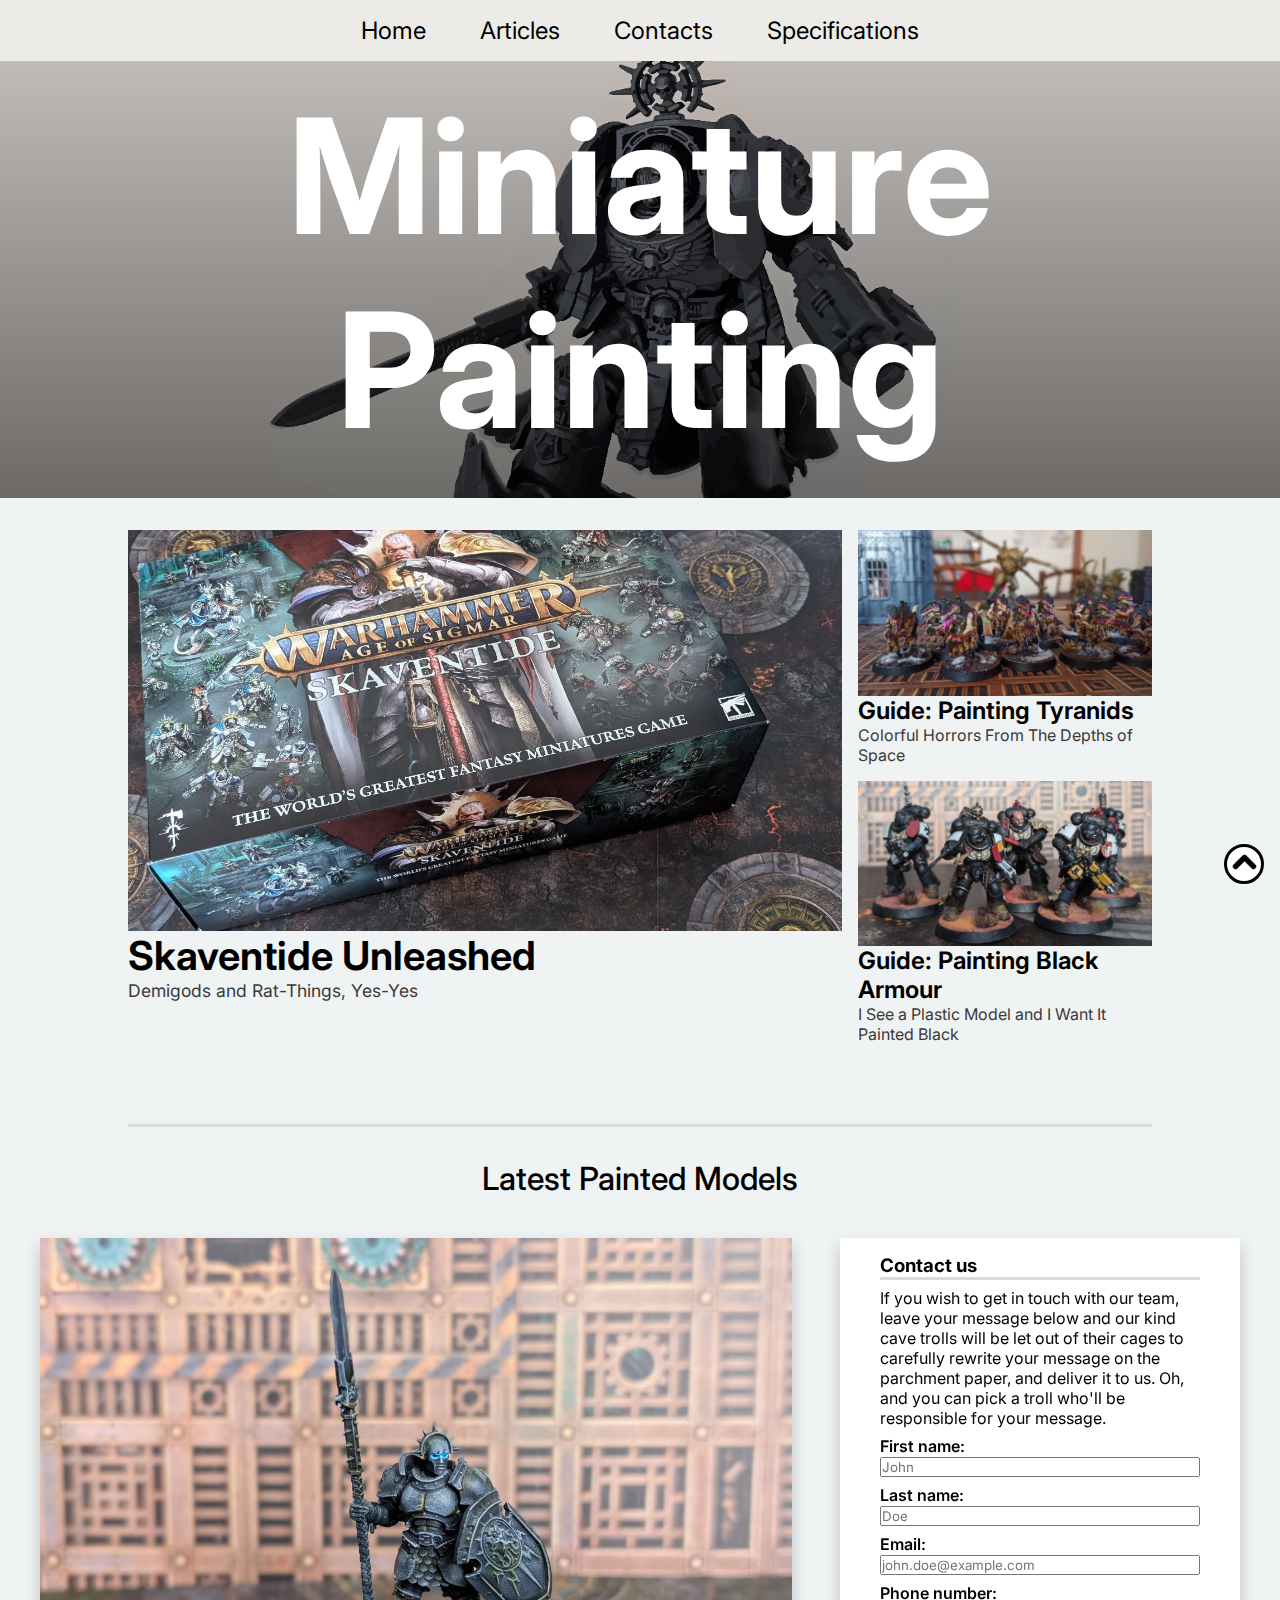
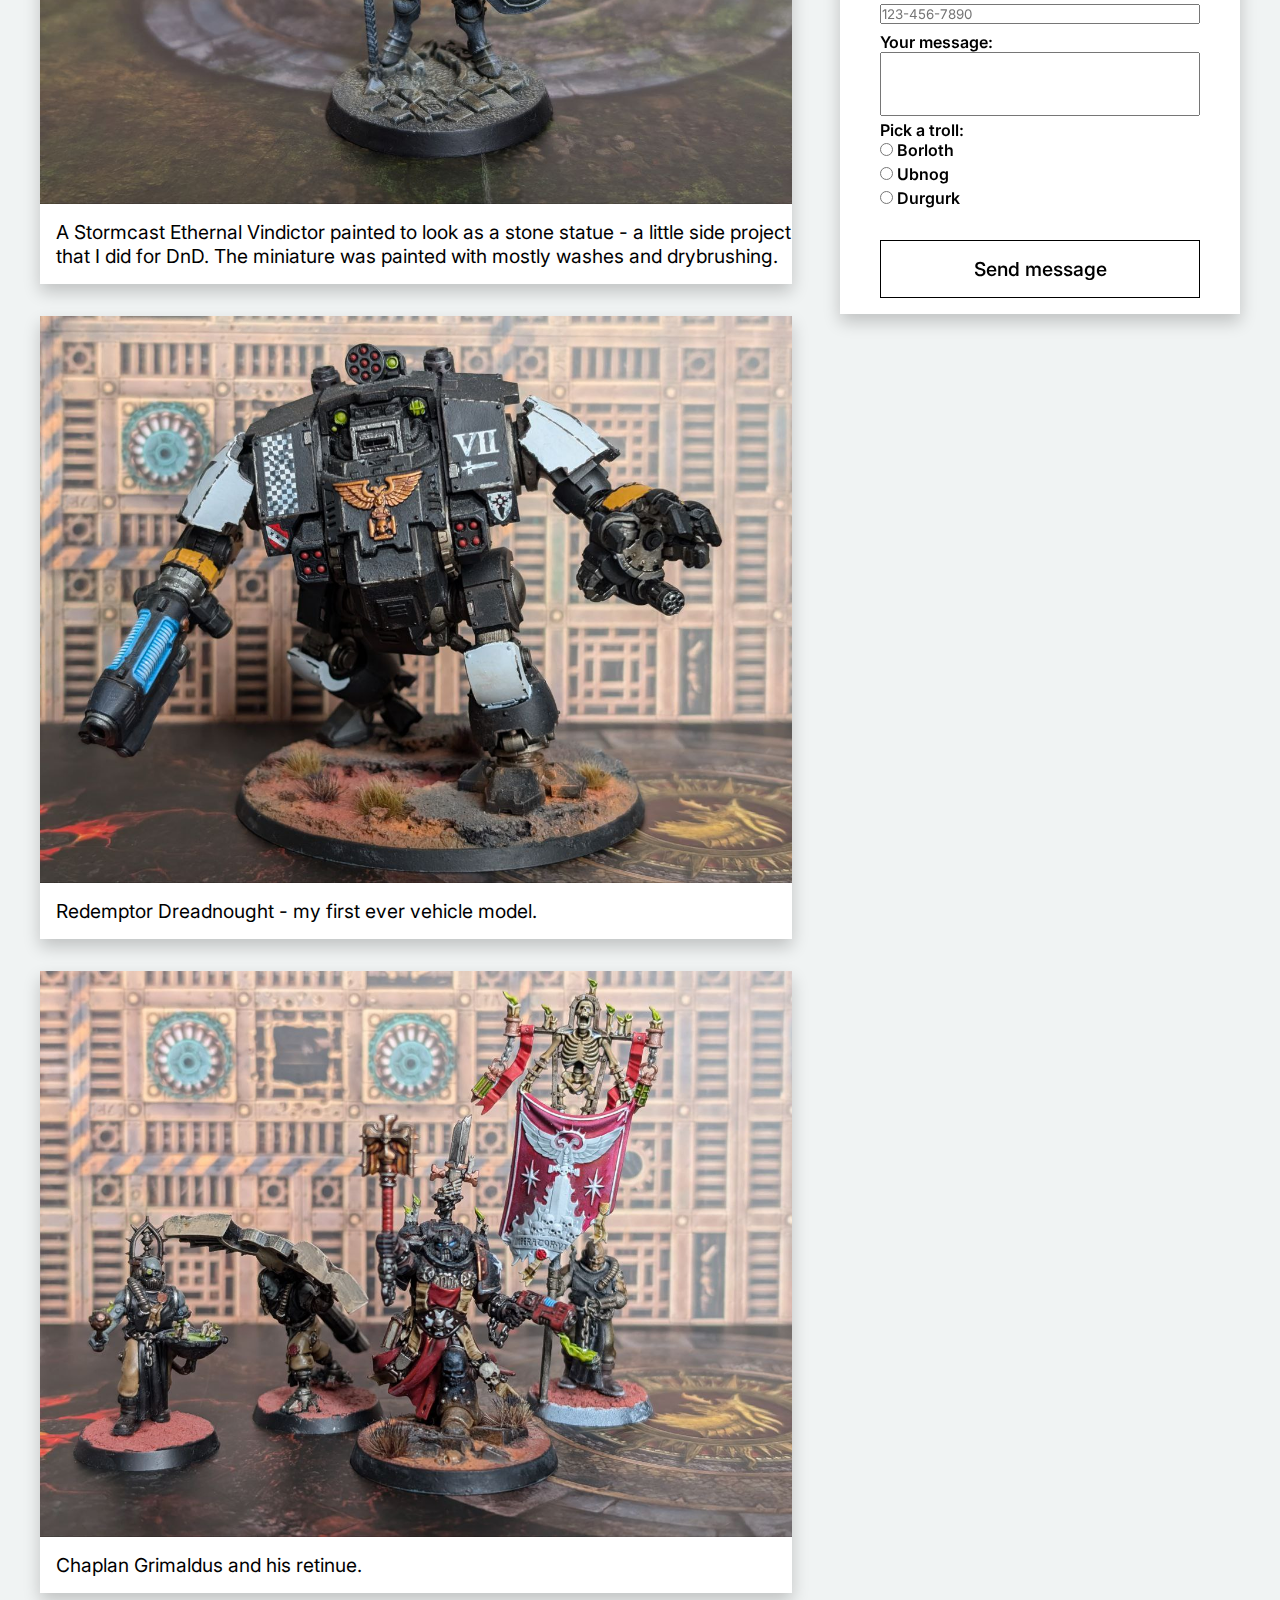
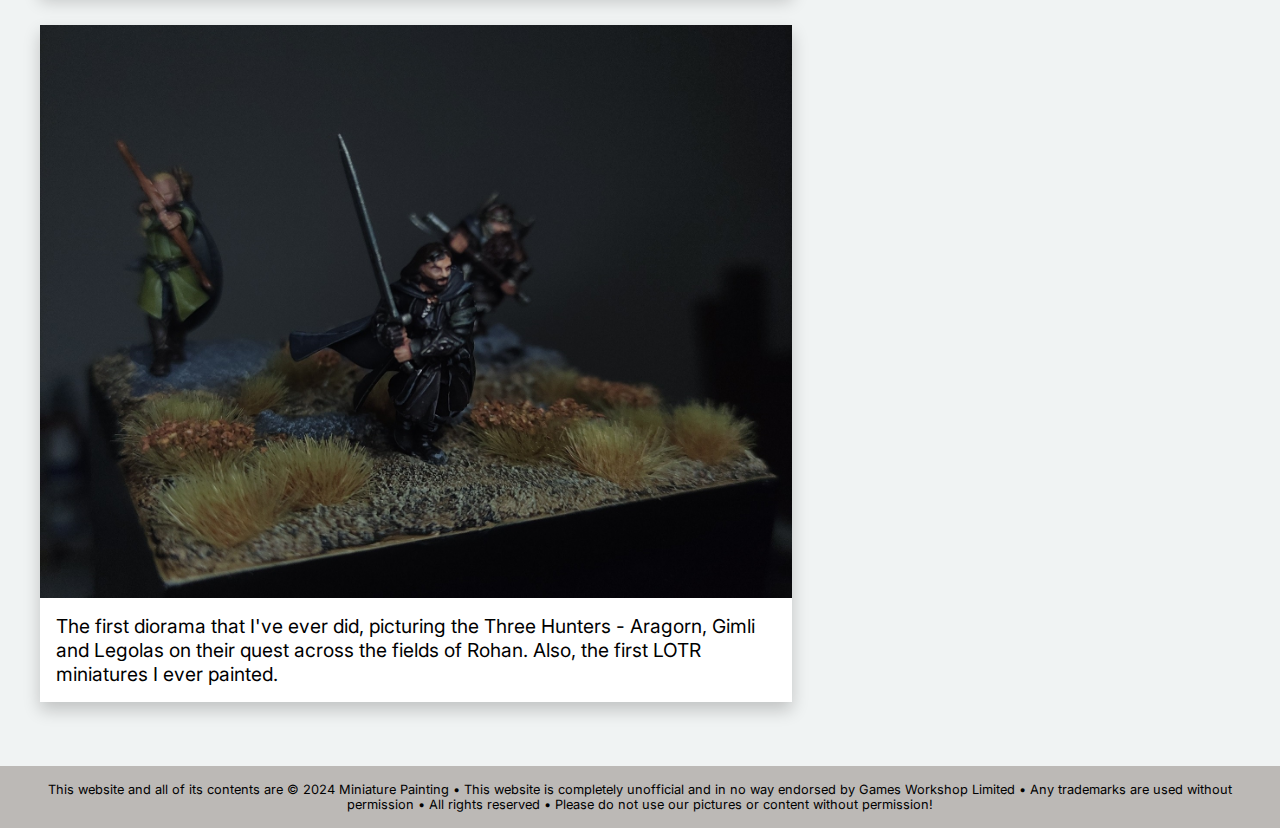
<file: index.html>
<!DOCTYPE html>
<html lang="en">
  <head>
    <meta charset="UTF-8" />
    <meta name="viewport" content="width=device-width, initial-scale=1.0" />
    <link rel="preconnect" href="https://fonts.googleapis.com" />
    <link rel="preconnect" href="https://fonts.gstatic.com" crossorigin />
    <link
      href="https://fonts.googleapis.com/css2?family=Inter:wght@100..900&family=Inter:wght@200..700&display=swap"
      rel="stylesheet"
    />
    <link rel="stylesheet" href="css/styles.css" />
    <title>Home: Miniature Painting</title>
  </head>

  <body>
    <header>
      <div class="burger">
        <input type="checkbox" id="burger-toggle" />
        <label for="burger-toggle" class="burger-label">
          <img class="open" src="images/burger.png" alt="dropdown menu" />
          <img
            class="close"
            src="images/close.png"
            alt="dropdown menu - close"
          />
        </label>
        <div class="burger-content">
          <nav>
            <ul>
              <li><a class="underline" href="index.html">Home</a></li>
              <li><a class="underline" href="articles.html">Articles</a></li>
              <li><a class="underline" href="contacts.html">Contacts</a></li>
              <li><a class="underline" href="specs.html">Specifications</a></li>
            </ul>
          </nav>
        </div>
      </div>

      <section class="hero" id="hero">
        <div class="hero-inner">
          <h1>Miniature Painting</h1>
        </div>
      </section>
    </header>

    <main>
      <div class="articles">
        <section class="top item-1">
          <a href="skaventide.html">
            <img src="images/skaventide2.jpg" alt="Skaventide boxset review" />
            <p class="article-title">Skaventide Unleashed</p>
            <p class="article-desc">Demigods and Rat-Things, Yes-Yes</p>
          </a>
        </section>
        <div class="bottom-container">
          <section class="bottom item-2">
            <a href="tyranids-painting-guide.html">
              <img src="images/tyr5.jpg" alt="Tyranids painting guide" />
              <p class="article-title">Guide: Painting Tyranids</p>
              <p class="article-desc">
                Colorful Horrors From The Depths of Space
              </p>
            </a>
          </section>
          <section class="bottom item-3">
            <a href="black-templars-painting-guide.html">
              <img src="images/black.jpg" alt="Black Templars painting guide" />
              <p class="article-title">Guide: Painting Black Armour</p>
              <p class="article-desc">
                I See a Plastic Model and I Want It Painted Black
              </p>
            </a>
          </section>
        </div>
      </div>
      <div class="h2-home">
        <h2>Latest Painted Models</h2>
      </div>
      <div class="gallery-wrapper">
        <section class="gallery">
          <article class="gallery-item">
            <img src="images/stormcast.jpg" alt="Stormcast Ethernal" />
            <p>
              A Stormcast Ethernal Vindictor painted to look as a stone statue -
              a little side project that I did for DnD. The miniature was
              painted with mostly washes and drybrushing.
            </p>
          </article>
          <article class="gallery-item">
            <img src="images/dread.jpg" alt="Redemptor Dreadnought" />
            <p>Redemptor Dreadnought - my first ever vehicle model.</p>
          </article>

          <article class="gallery-item">
            <img src="images/grim.jpg" alt="Chaplain Grimaldus" />
            <p>Chaplan Grimaldus and his retinue.</p>
          </article>
          <article class="gallery-item">
            <img
              src="images/lotr.jpg"
              alt="Lord Of The Rings - Aragorn, Gimli and Legolas diorama"
            />
            <p>
              The first diorama that I've ever did, picturing the Three Hunters
              - Aragorn, Gimli and Legolas on their quest across the fields of
              Rohan. Also, the first LOTR miniatures I ever painted.
            </p>
          </article>
        </section>
        <section class="contact">
          <h3>Contact us</h3>
          <p>
            If you wish to get in touch with our team, leave your message below
            and our kind cave trolls will be let out of their cages to carefully
            rewrite your message on the parchment paper, and deliver it to us.
            Oh, and you can pick a troll who'll be responsible for your message.
          </p>

          <form>
            <label for="fname">First name:</label><br />
            <input
              class="string-input"
              type="text"
              id="fname"
              name="fname"
              placeholder="John"
              required
            /><br />
            <label for="lname">Last name:</label><br />
            <input
              class="string-input"
              type="text"
              id="lname"
              name="lname"
              placeholder="Doe"
              required
            /><br />
            <label for="email">Email:</label><br />
            <input
              class="string-input"
              type="email"
              id="email"
              name="email"
              placeholder="john.doe@example.com"
              required
            /><br />
            <label for="tel">Phone number:</label><br />
            <input
              class="string-input"
              type="tel"
              id="tel"
              name="phone-number"
              placeholder="123-456-7890"
              required
            /><br />
            <label for="message">Your message:</label><br />
            <textarea name="message" id="message" required></textarea><br />
            <fieldset required>
              <legend>Pick a troll:</legend>
              <input
                type="radio"
                id="Borloth"
                name="pick_a_troll"
                value="Borloth"
                required
              />
              <label for="Borloth">Borloth</label><br />
              <input
                type="radio"
                id="Ubnog"
                name="pick_a_troll"
                value="Ubnog"
              />
              <label for="Ubnog">Ubnog</label><br />
              <input
                type="radio"
                id="Durgurk"
                name="pick_a_troll"
                value="Durgurk"
              />
              <label for="Durgurk">Durgurk</label>
            </fieldset>
            <br />
            <input class="button" type="submit" value="Send message" />
          </form>
        </section>
      </div>
      <a href="index.html">
        <div class="scroll-btn">
          <div id="scroll-arrow"></div>
        </div>
      </a>
    </main>

    <footer>
      <p>
        This website and all of its contents are ©
        <time datetime="2024-01-01">2024</time> Miniature Painting • This
        website is completely unofficial and in no way endorsed by Games
        Workshop Limited • Any trademarks are used without permission • All
        rights reserved • Please do not use our pictures or content without
        permission!
      </p>
    </footer>
  </body>
</html>
</file>
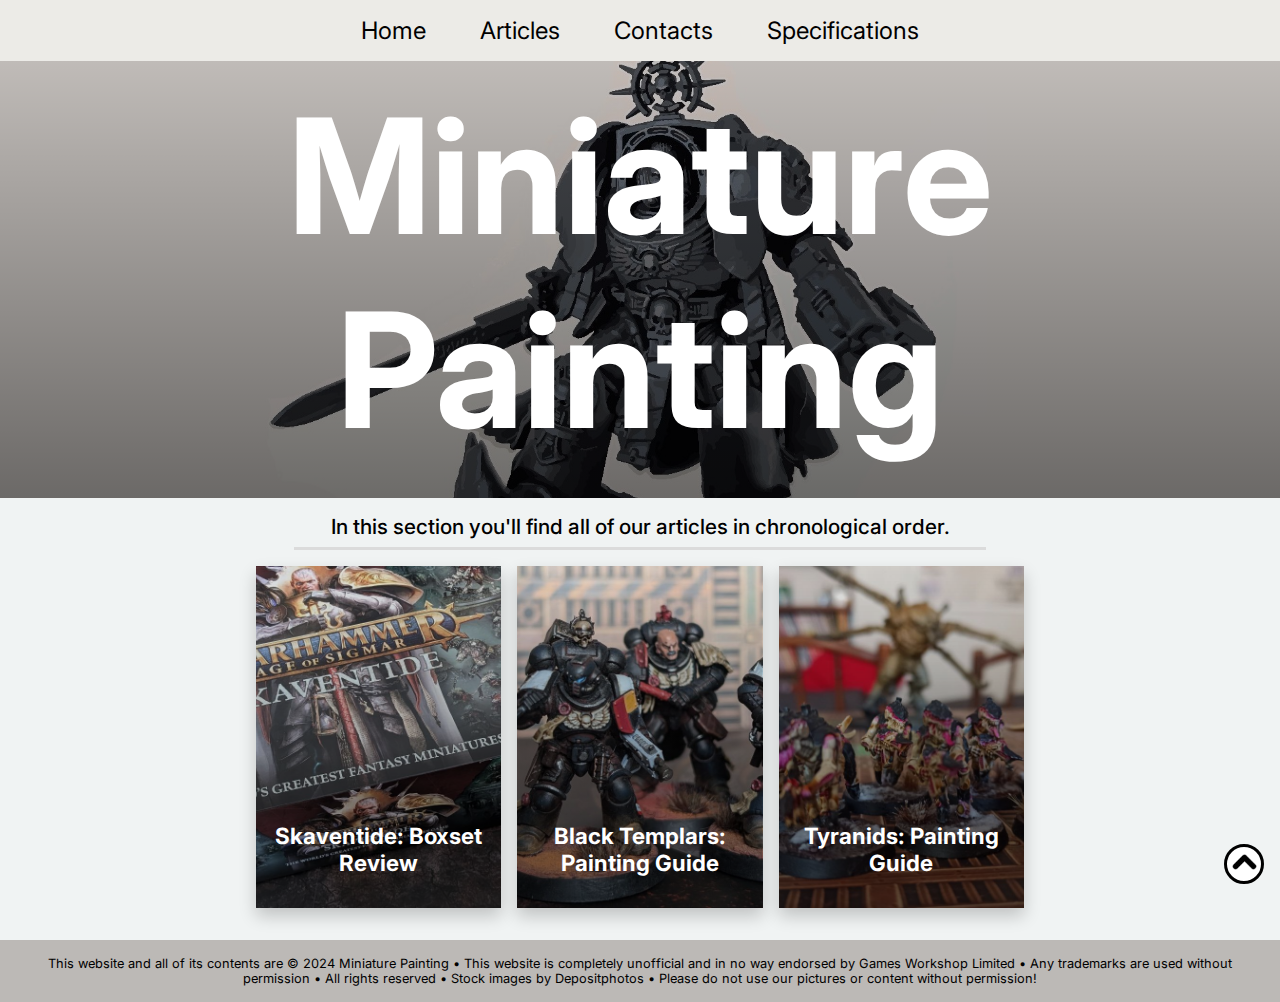
<file: articles.html>
<!DOCTYPE html>
<html lang="en">
  <head>
    <meta charset="UTF-8" />
    <meta name="viewport" content="width=device-width, initial-scale=1.0" />
    <link rel="preconnect" href="https://fonts.googleapis.com" />
    <link rel="preconnect" href="https://fonts.gstatic.com" crossorigin />
    <link
      href="https://fonts.googleapis.com/css2?family=Inter:wght@100..900&family=Inter:wght@200..700&display=swap"
      rel="stylesheet"
    />
    <link rel="stylesheet" href="css/styles.css" />
    <title>Guides: Miniature Painting</title>
  </head>
  <body>
    <header>
      <div class="burger">
        <input type="checkbox" id="burger-toggle" />
        <label for="burger-toggle" class="burger-label">
          <img class="open" src="images/burger.png" alt="dropdown menu" />
          <img
            class="close"
            src="images/close.png"
            alt="dropdown menu - close"
          />
        </label>
        <div class="burger-content">
          <nav>
            <ul>
              <li><a class="underline" href="index.html">Home</a></li>
              <li><a class="underline" href="articles.html">Articles</a></li>
              <li><a class="underline" href="contacts.html">Contacts</a></li>
              <li><a class="underline" href="specs.html">Specifications</a></li>
            </ul>
          </nav>
        </div>
      </div>
      <section class="hero">
        <div class="hero-inner">
          <h1>Miniature Painting</h1>
        </div>
      </section>
    </header>
    <main>
      <div class="article-page-wrapper">
        <h2>
          In this section you'll find all of our articles in chronological
          order.
        </h2>
        <div class="articles-container">
          <section class="article, one">
            <a href="skaventide.html"><p>Skaventide: Boxset Review</p></a>
          </section>
          <section class="article, two">
            <a href="black-templars-painting-guide.html">
              <p>Black Templars: Painting Guide</p></a
            >
          </section>
          <section class="article, three">
            <a href="tyranids-painting-guide.html"
              ><p>Tyranids: Painting Guide</p></a
            >
          </section>
        </div>
      </div>
    </main>
    <a href="articles.html">
      <div class="scroll-btn">
        <div id="scroll-arrow"></div>
      </div>
    </a>
    <footer>
      <p>
        This website and all of its contents are ©
        <time datetime="2024-01-01">2024</time> Miniature Painting • This
        website is completely unofficial and in no way endorsed by Games
        Workshop Limited • Any trademarks are used without permission • All
        rights reserved • Stock images by Depositphotos • Please do not use our
        pictures or content without permission!
      </p>
    </footer>
  </body>
</html>
</file>
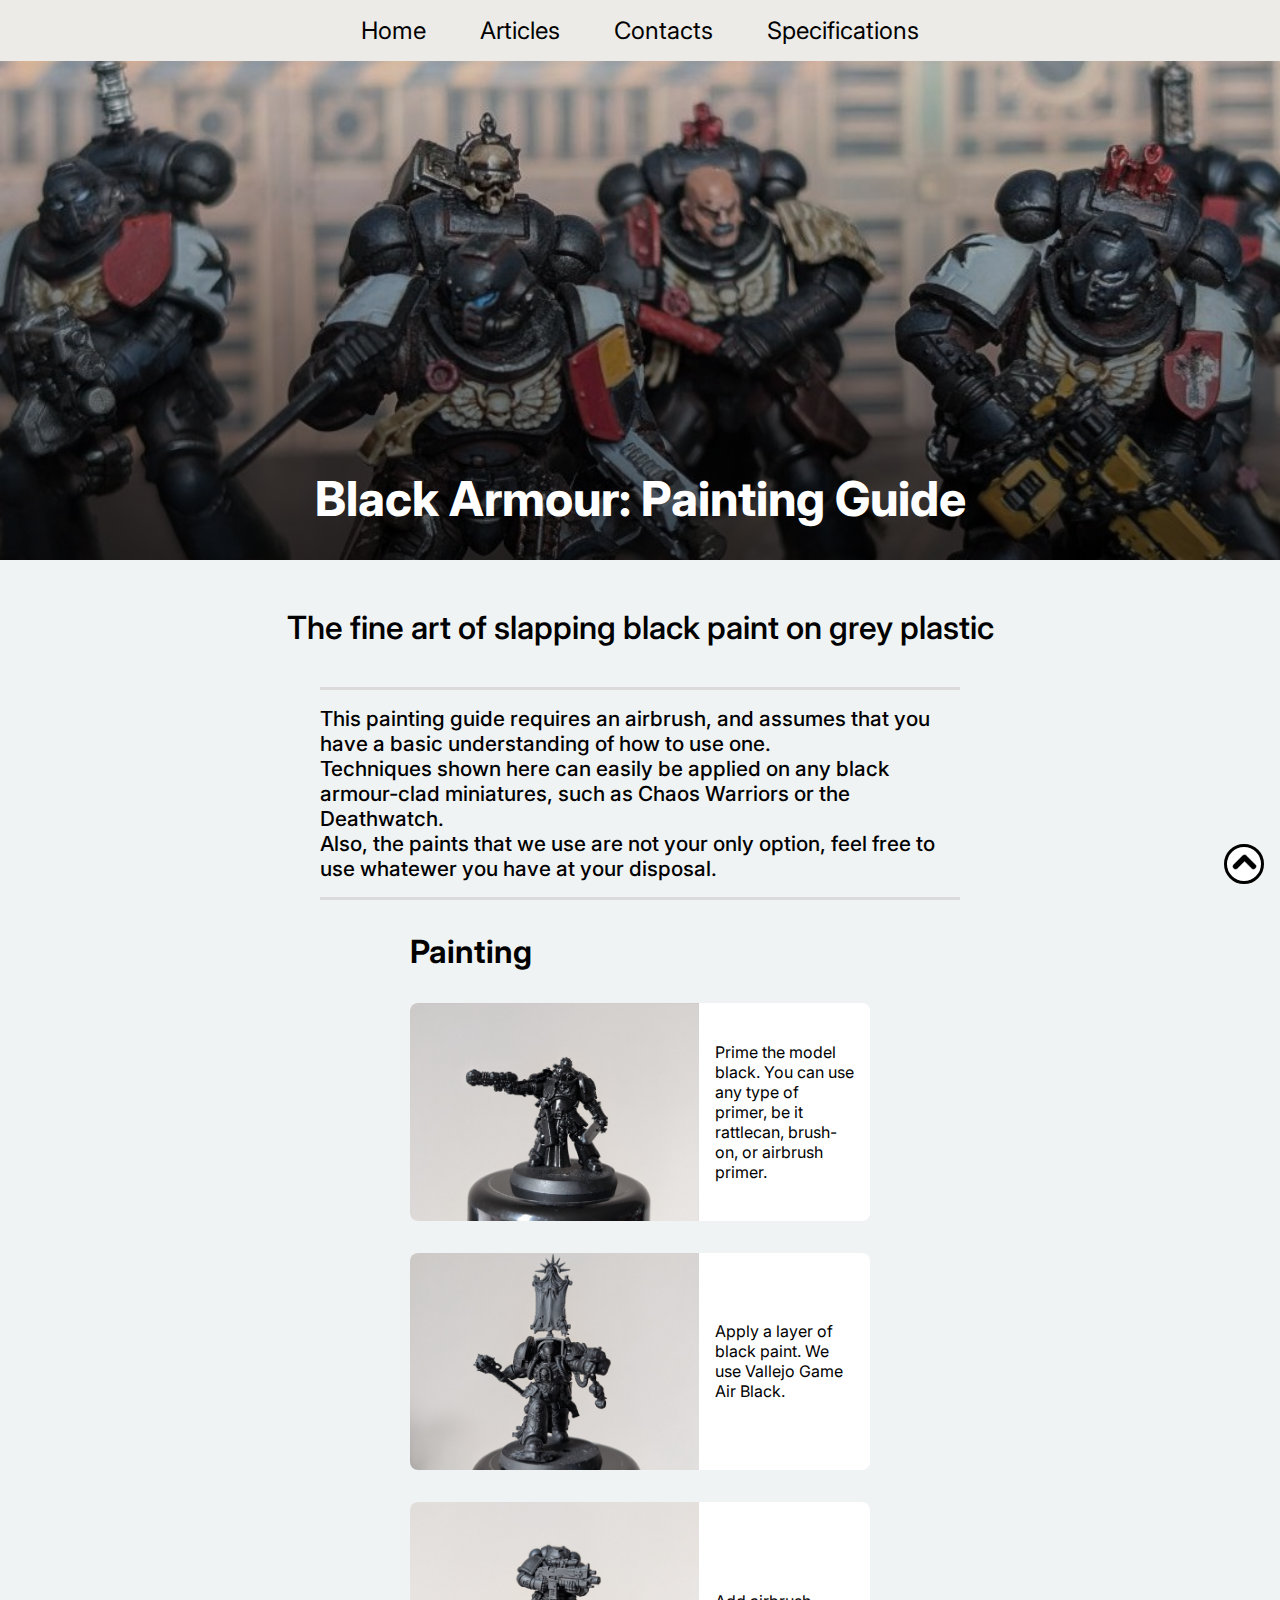
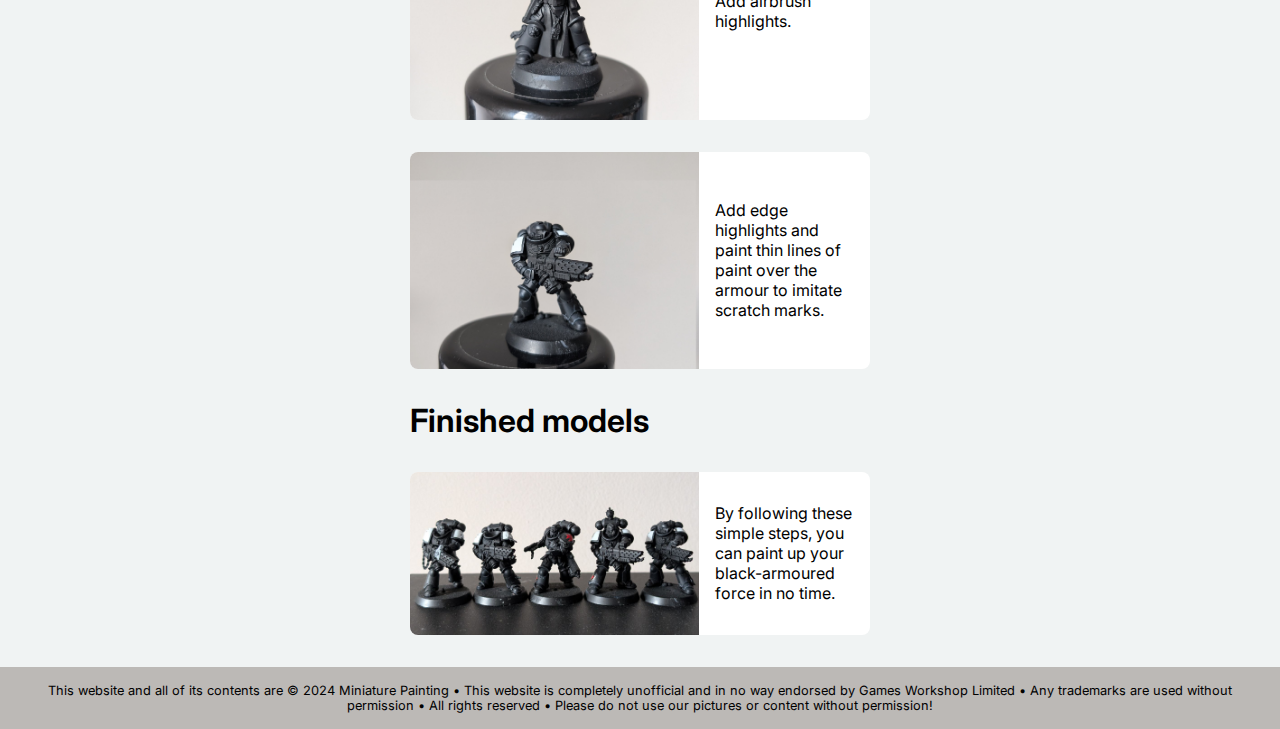
<file: black-templars-painting-guide.html>
<!DOCTYPE html>
<html lang="en">
  <head>
    <meta charset="UTF-8" />
    <meta name="viewport" content="width=device-width, initial-scale=1.0" />
    <link rel="preconnect" href="https://fonts.googleapis.com" />
    <link rel="preconnect" href="https://fonts.gstatic.com" crossorigin />
    <link
      href="https://fonts.googleapis.com/css2?family=Inter:wght@100..900&family=Inter:wght@200..700&display=swap"
      rel="stylesheet"
    />
    <link rel="stylesheet" href="css/styles.css" />
    <title>Miniature Painting: Black Armour Painting Guide</title>
  </head>
  <body>
    <header>
      <div class="burger">
        <input type="checkbox" id="burger-toggle" />
        <label for="burger-toggle" class="burger-label">
          <img class="open" src="images/burger.png" alt="dropdown menu" />
          <img
            class="close"
            src="images/close.png"
            alt="dropdown menu - close"
          />
        </label>
        <div class="burger-content">
          <nav>
            <ul>
              <li><a class="underline" href="index.html">Home</a></li>
              <li><a class="underline" href="articles.html">Articles</a></li>
              <li><a class="underline" href="contacts.html">Contacts</a></li>
              <li><a class="underline" href="specs.html">Specifications</a></li>
            </ul>
          </nav>
        </div>
      </div>
    </header>
    <main>
      <div class="image-heading bt">
        <h1>Black Armour: Painting Guide</h1>
      </div>
      <div class="article-wrapper">
        <article>
          <h2>The fine art of slapping black paint on grey plastic</h2>
          <p class="article-intro">
            This painting guide requires an airbrush, and assumes that you have
            a basic understanding of how to use one.
            <br />
            Techniques shown here can easily be applied on any black armour-clad
            miniatures, such as Chaos Warriors or the Deathwatch. <br />Also,
            the paints that we use are not your only option, feel free to use
            whatewer you have at your disposal.
          </p>
          <div class="article-main">
            <p class="part-heading">Painting</p>
            <section class="guide-step">
              <img src="images/step1.jpg" alt="painting guide, step 1" />
              <p>
                Prime the model black. You can use any type of primer, be it
                rattlecan, brush-on, or airbrush primer.
              </p>
            </section>
            <section class="guide-step">
              <img src="images/step2.jpg" alt="painting guide, step 2" />
              <p>
                Apply a layer of black paint. We use Vallejo Game Air Black.
              </p>
            </section>
            <section class="guide-step">
              <img src="images/step3.jpg" alt="painting guide, step 3" />
              <p>
                Add airbrush highlights. 
              </p>
            </section>
            <section class="guide-step">
              <img src="images/step4.jpg" alt="painting guide, step 4" />
              <p>
                Add edge highlights and paint thin lines of paint over the
                armour to imitate scratch marks.
              </p>
            </section>
            <p class="part-heading">Finished models</p>
            <section class="guide-step">
              <img src="images/done.jpg" alt="painting guide, done" />
              <p>
                By following these simple steps, you can paint up your
                black-armoured force in no time.
              </p>
            </section>
          </div>
        </article>
      </div>
    </main>
    <a href="black-templars-painting-guide.html">
      <div class="scroll-btn">
        <div id="scroll-arrow"></div>
      </div>
    </a>
    <footer>
      <p>
        This website and all of its contents are ©
        <time datetime="2024-01-01">2024</time> Miniature Painting • This
        website is completely unofficial and in no way endorsed by Games
        Workshop Limited • Any trademarks are used without permission • All
        rights reserved • Please do not use our pictures or content without
        permission!
      </p>
    </footer>
  </body>
</html>
</file>
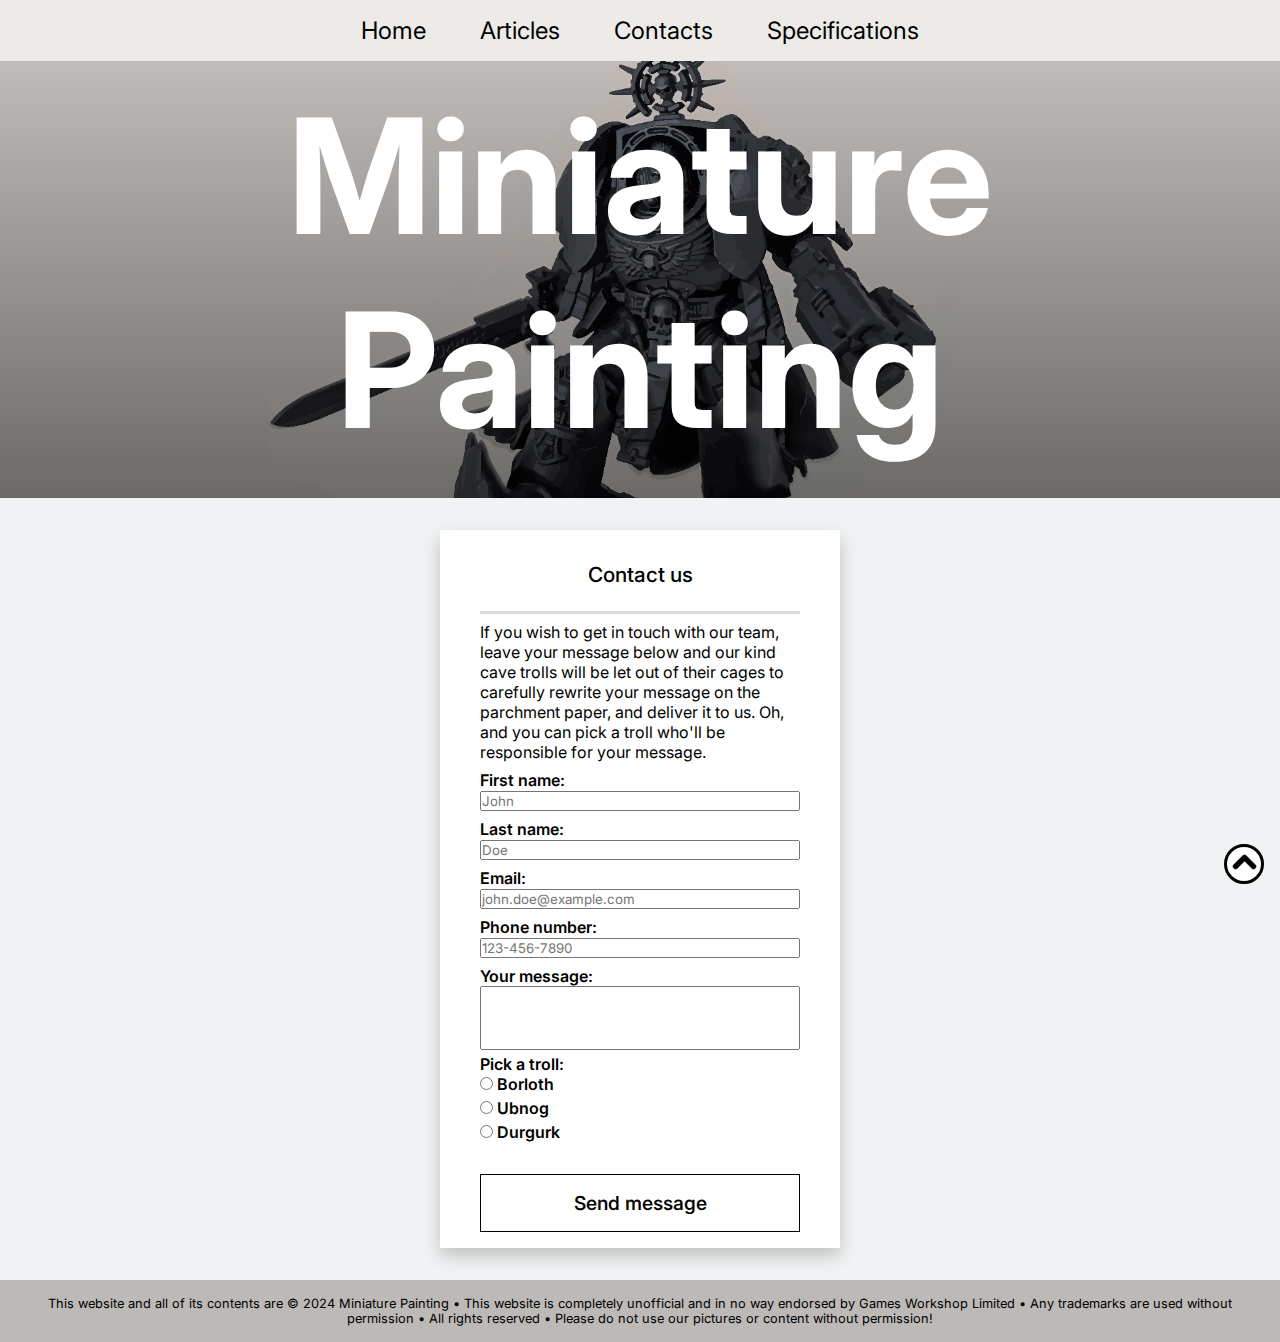
<file: contacts.html>
<!DOCTYPE html>
<html lang="en">
  <head>
    <meta charset="UTF-8" />
    <meta name="viewport" content="width=device-width, initial-scale=1.0" />
    <link rel="preconnect" href="https://fonts.googleapis.com" />
    <link rel="preconnect" href="https://fonts.gstatic.com" crossorigin />
    <link
      href="https://fonts.googleapis.com/css2?family=Inter:wght@100..900&family=Inter:wght@200..700&display=swap"
      rel="stylesheet"
    />
    <link rel="stylesheet" href="css/styles.css" />
    <title>Contacts: Miniature Painting</title>
  </head>
  <body>
    <header>
      <div class="burger">
        <input type="checkbox" id="burger-toggle" />
        <label for="burger-toggle" class="burger-label">
          <img class="open" src="images/burger.png" alt="dropdown menu" />
          <img
            class="close"
            src="images/close.png"
            alt="dropdown menu - close"
          />
        </label>
        <div class="burger-content">
          <nav>
            <ul>
              <li><a class="underline" href="index.html">Home</a></li>
              <li><a class="underline" href="articles.html">Articles</a></li>
              <li><a class="underline" href="contacts.html">Contacts</a></li>
              <li><a class="underline" href="specs.html">Specifications</a></li>
            </ul>
          </nav>
        </div>
      </div>

      <section class="hero">
        <div class="hero-inner">
          <h1>Miniature Painting</h1>
        </div>
      </section>
    </header>
    <main>
      <section class="page-contact">
        <h2>Contact us</h2>
        <p>
          If you wish to get in touch with our team, leave your message below
          and our kind cave trolls will be let out of their cages to carefully
          rewrite your message on the parchment paper, and deliver it to us. Oh,
          and you can pick a troll who'll be responsible for your message.
        </p>

        <form>
          <label for="fname">First name:</label><br />
          <input
            class="string-input"
            type="text"
            id="fname"
            name="fname"
            placeholder="John"
            required
          /><br />
          <label for="lname">Last name:</label><br />
          <input
            class="string-input"
            type="text"
            id="lname"
            name="lname"
            placeholder="Doe"
            required
          /><br />
          <label for="email">Email:</label><br />
          <input
            class="string-input"
            type="email"
            id="email"
            name="email"
            placeholder="john.doe@example.com"
            required
          /><br />
          <label for="tel">Phone number:</label><br />
          <input
            class="string-input"
            type="tel"
            id="tel"
            name="phone-number"
            placeholder="123-456-7890"
            required
          /><br />
          <label for="message">Your message:</label><br />
          <textarea name="message" id="message" required></textarea>
          <br />
          <fieldset required>
            <legend>Pick a troll:</legend>
            <input
              type="radio"
              id="Borloth"
              name="pick_a_troll"
              value="Borloth"
              required
            />
            <label for="Borloth">Borloth</label><br />
            <input type="radio" id="Ubnog" name="pick_a_troll" value="Ubnog" />
            <label for="Ubnog">Ubnog</label><br />
            <input
              type="radio"
              id="Durgurk"
              name="pick_a_troll"
              value="Durgurk"
            />
            <label for="Durgurk">Durgurk</label>
          </fieldset>
          <br />
          <input class="button" type="submit" value="Send message" />
        </form>
      </section>
      <a href="contacts.html">
        <div class="scroll-btn">
          <div id="scroll-arrow"></div>
        </div>
      </a>
    </main>
    <footer>
      <p>
        This website and all of its contents are ©
        <time datetime="2024-01-01">2024</time> Miniature Painting • This
        website is completely unofficial and in no way endorsed by Games
        Workshop Limited • Any trademarks are used without permission • All
        rights reserved • Please do not use our pictures or content without
        permission!
      </p>
    </footer>
  </body>
</html>
</file>
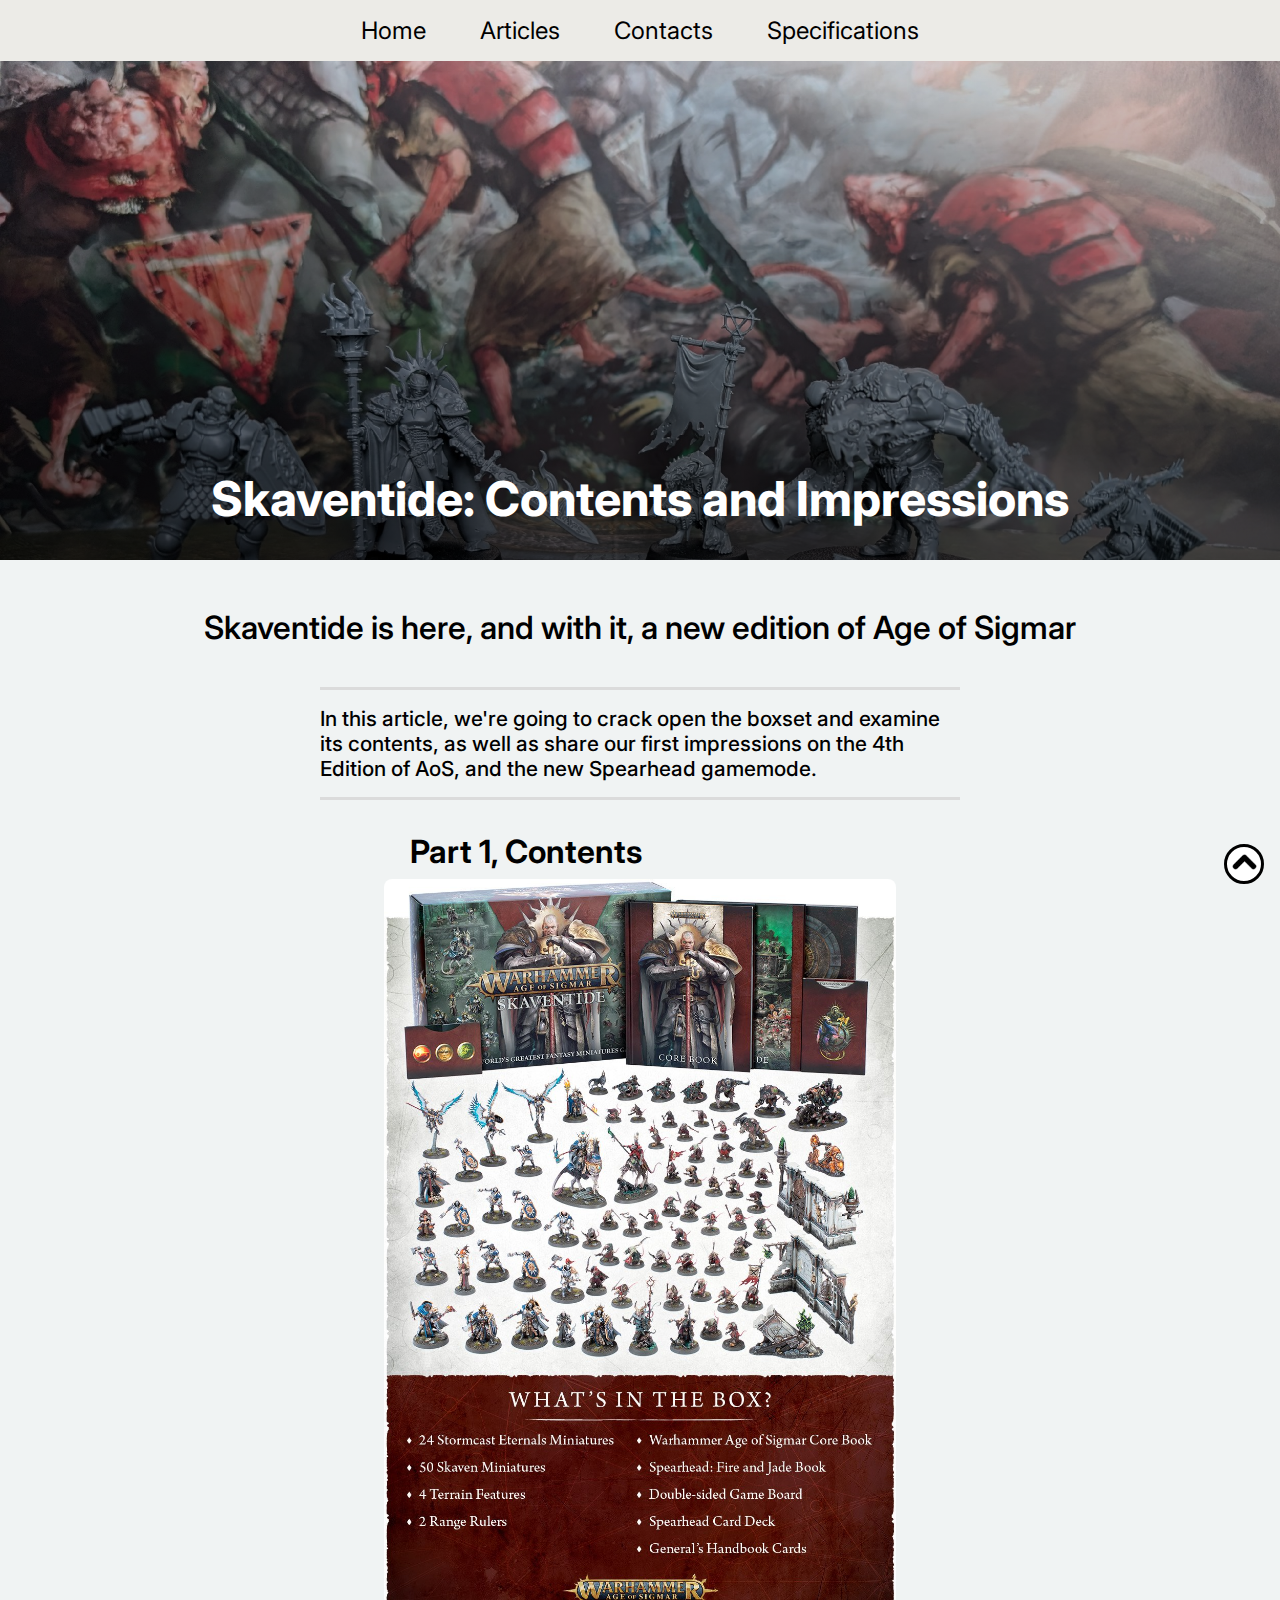
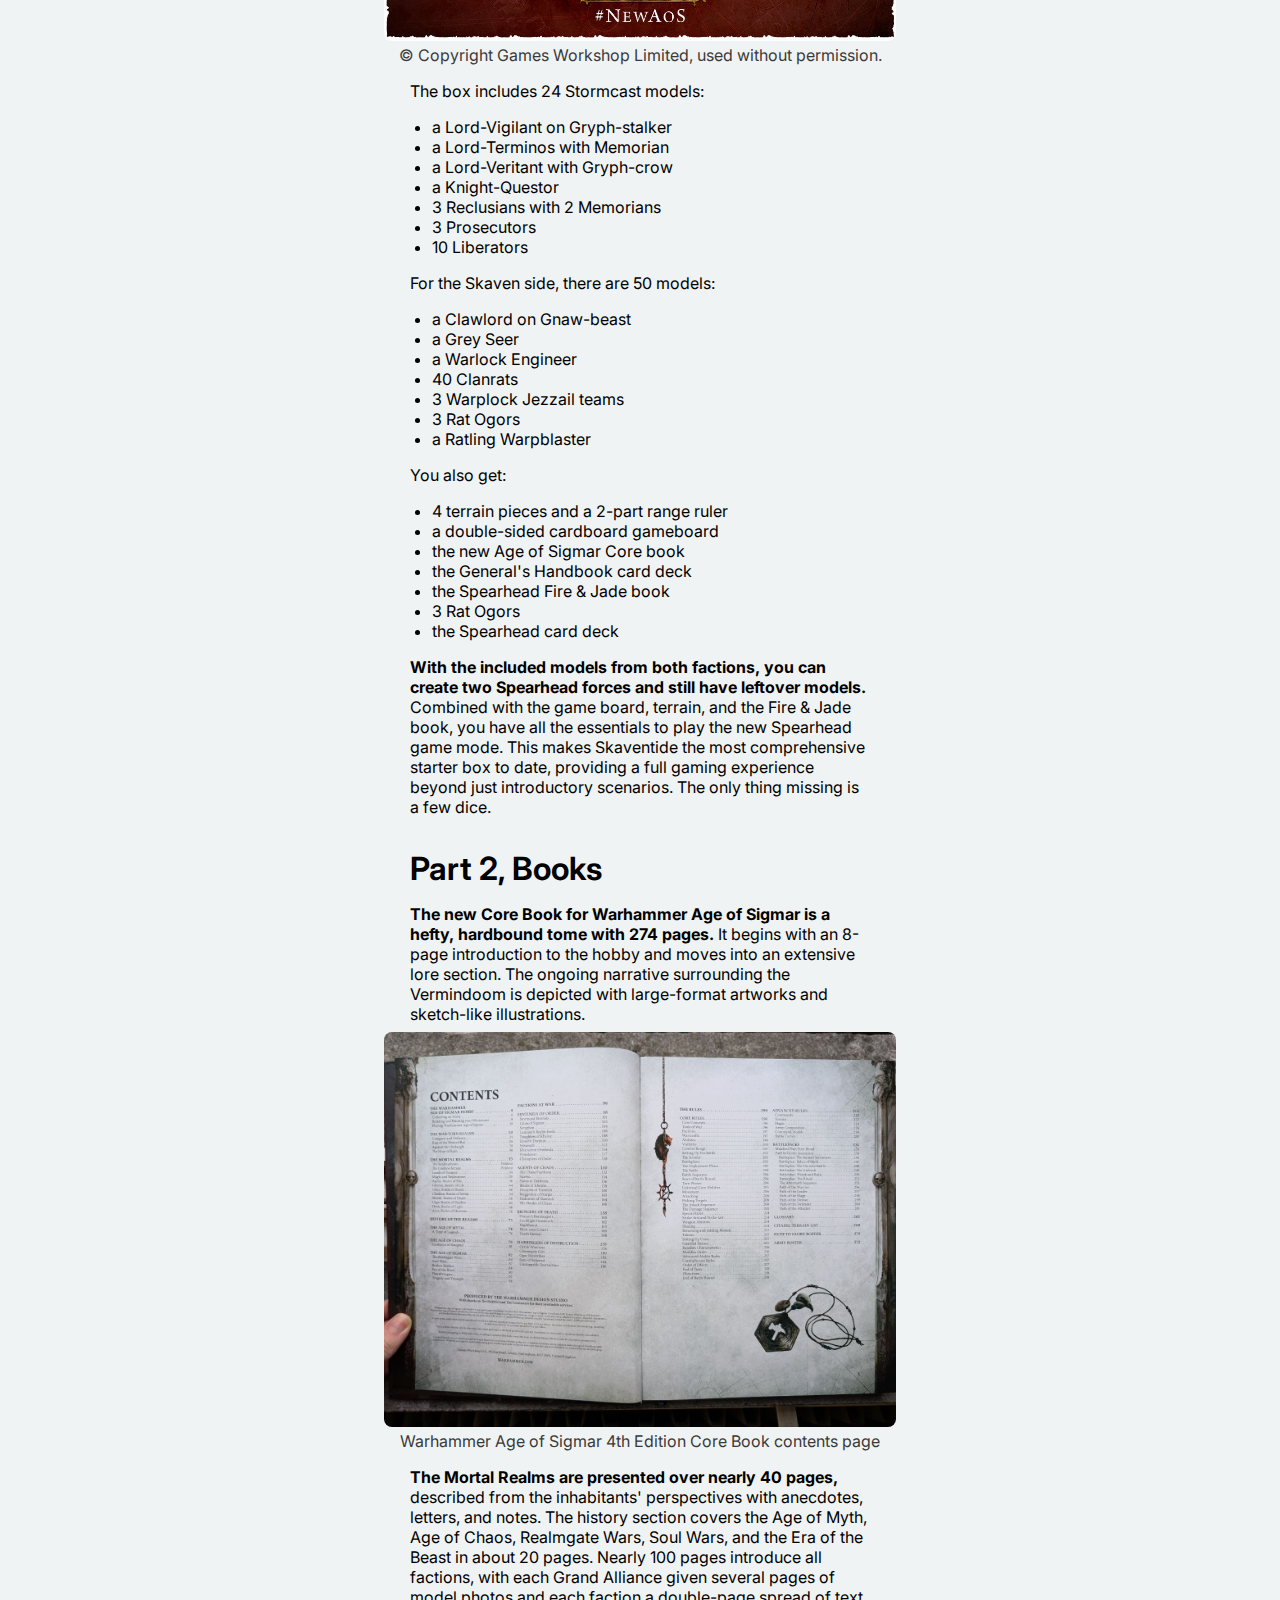
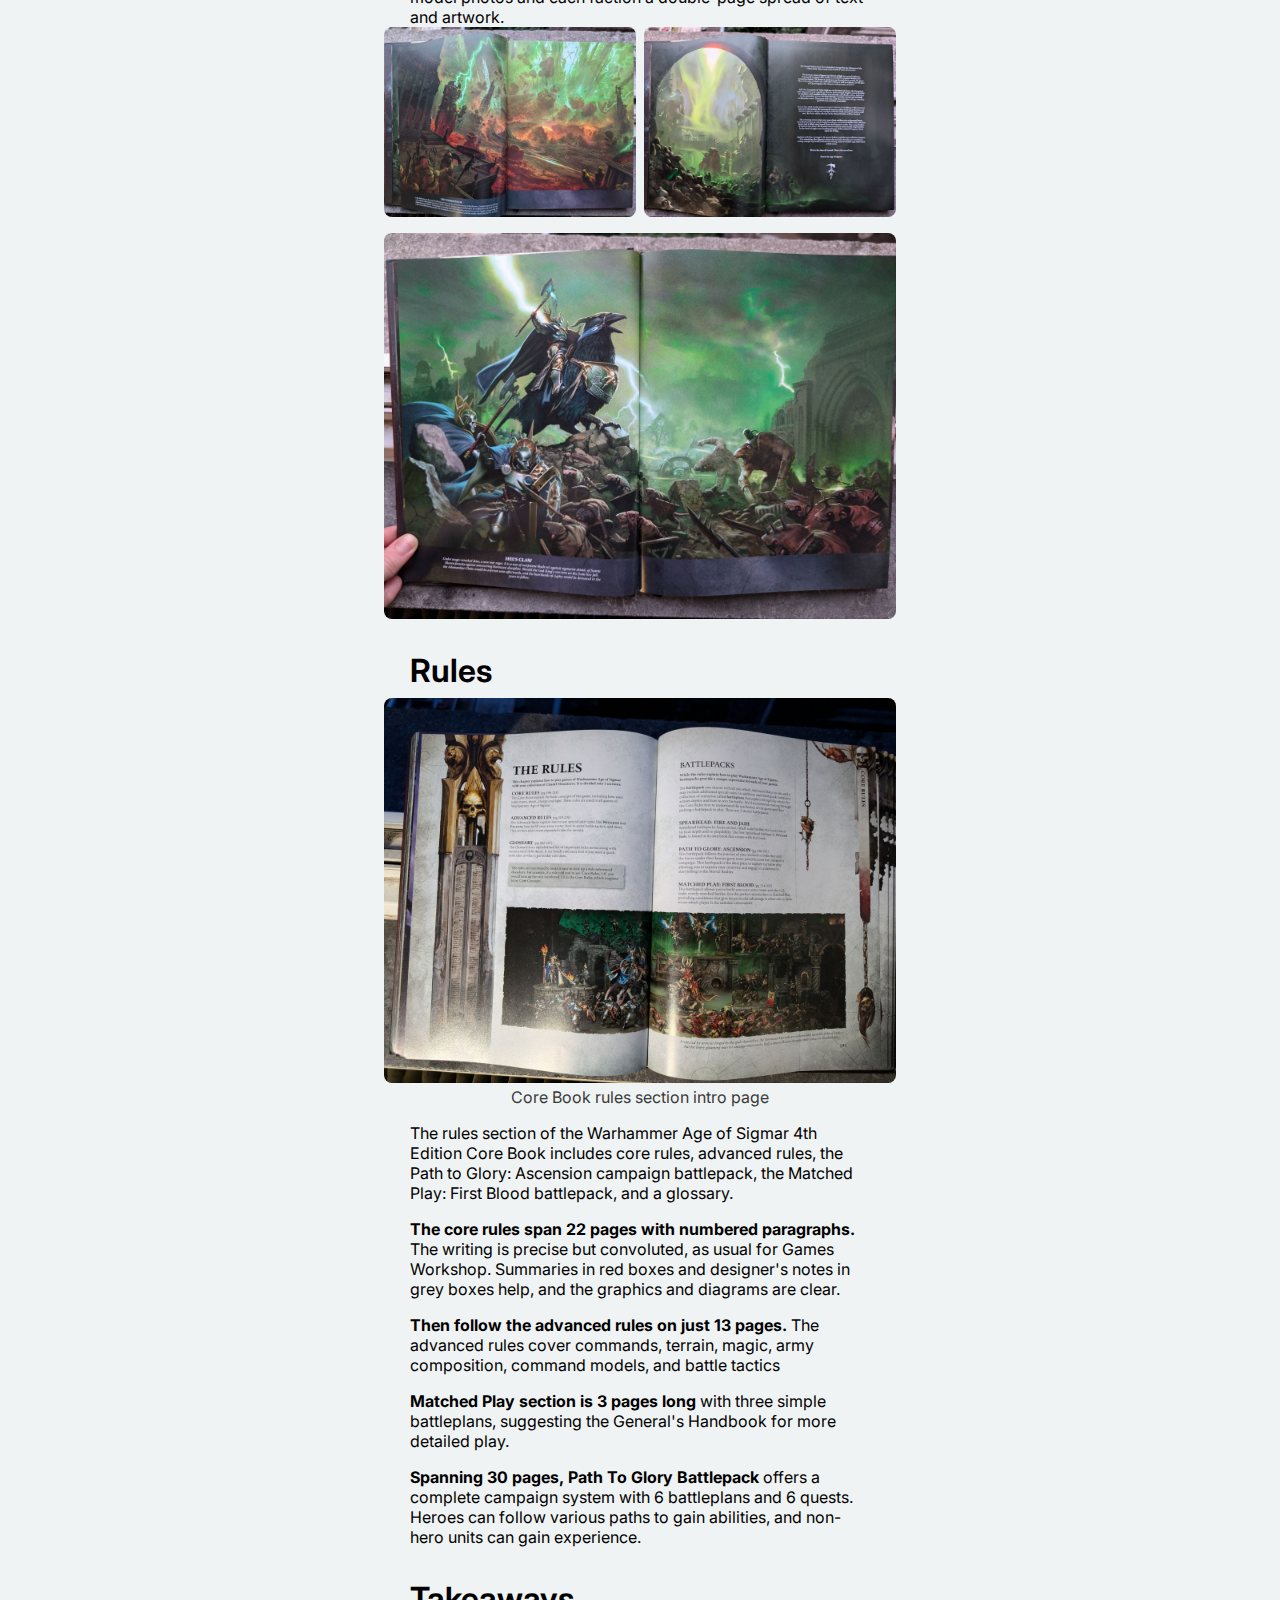
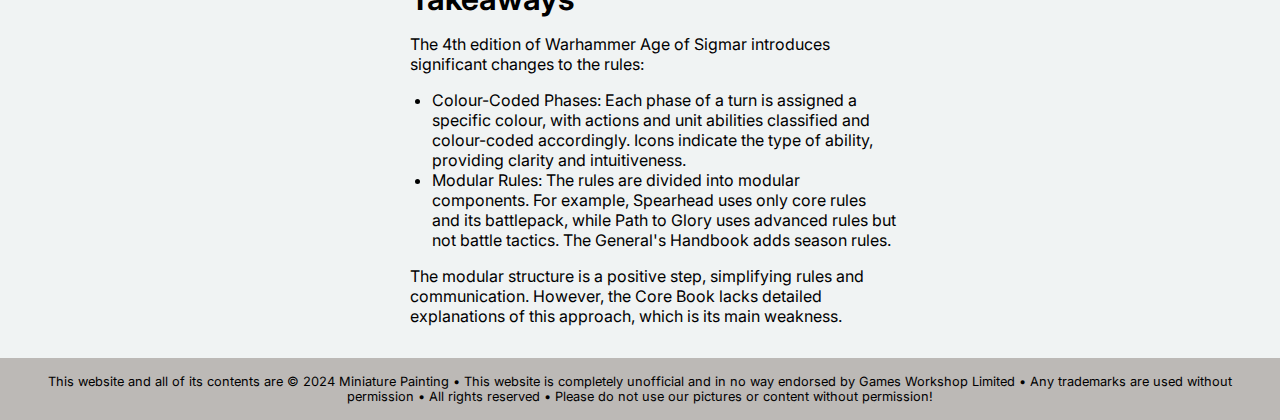
<file: skaventide.html>
<!DOCTYPE html>
<html lang="en">
  <head>
    <meta charset="UTF-8" />
    <meta name="viewport" content="width=device-width, initial-scale=1.0" />
    <link rel="preconnect" href="https://fonts.googleapis.com" />
    <link rel="preconnect" href="https://fonts.gstatic.com" crossorigin />
    <link
      href="https://fonts.googleapis.com/css2?family=Inter:wght@100..900&family=Inter:wght@200..700&display=swap"
      rel="stylesheet"
    />
    <link rel="stylesheet" href="css/styles.css" />
    <title>Miniature Painting: Skaventide Review</title>
  </head>
  <body>
    <header>
      <div class="burger">
        <input type="checkbox" id="burger-toggle" />
        <label for="burger-toggle" class="burger-label">
          <img class="open" src="images/burger.png" alt="dropdown menu" />
          <img
            class="close"
            src="images/close.png"
            alt="dropdown menu - close"
          />
        </label>
        <div class="burger-content">
          <nav>
            <ul>
              <li><a class="underline" href="index.html">Home</a></li>
              <li><a class="underline" href="articles.html">Articles</a></li>
              <li><a class="underline" href="contacts.html">Contacts</a></li>
              <li><a class="underline" href="specs.html">Specifications</a></li>
            </ul>
          </nav>
        </div>
      </div>
    </header>
    <main>
      <div class="image-heading skaventide">
        <h1>Skaventide: Contents and Impressions</h1>
      </div>
      <div class="article-wrapper">
        <article>
          <h2>
            Skaventide is here, and with it, a new edition of Age of Sigmar
          </h2>
          <p class="article-intro">
            In this article, we're going to crack open the boxset and examine
            its contents, as well as share our first impressions on the 4th
            Edition of AoS, and the new Spearhead gamemode.
          </p>
          <div class="article-main">
            <p class="part-heading">Part 1, Contents</p>
            <figure>
              <img src="images/skaventide-contents.jpg" alt="" />
              <figcaption>
                © Copyright Games Workshop Limited, used without permission.
              </figcaption>
            </figure>
            <p>The box includes 24 Stormcast models:</p>
            <ul>
              <li>a Lord-Vigilant on Gryph-stalker</li>
              <li>a Lord-Terminos with Memorian</li>
              <li>a Lord-Veritant with Gryph-crow</li>
              <li>a Knight-Questor</li>
              <li>3 Reclusians with 2 Memorians</li>
              <li>3 Prosecutors</li>
              <li>10 Liberators</li>
            </ul>
            <p>For the Skaven side, there are 50 models:</p>
            <ul>
              <li>a Clawlord on Gnaw-beast</li>
              <li>a Grey Seer</li>
              <li>a Warlock Engineer</li>
              <li>40 Clanrats</li>
              <li>3 Warplock Jezzail teams</li>
              <li>3 Rat Ogors</li>
              <li>a Ratling Warpblaster</li>
            </ul>
            <p>You also get:</p>
            <ul>
              <li>4 terrain pieces and a 2-part range ruler</li>
              <li>a double-sided cardboard gameboard</li>
              <li>the new Age of Sigmar Core book</li>
              <li>the General's Handbook card deck</li>
              <li>the Spearhead Fire & Jade book</li>
              <li>3 Rat Ogors</li>
              <li>the Spearhead card deck</li>
            </ul>
            <p>
              <strong
                >With the included models from both factions, you can create two
                Spearhead forces and still have leftover models.</strong
              >
              Combined with the game board, terrain, and the Fire & Jade book,
              you have all the essentials to play the new Spearhead game mode.
              This makes Skaventide the most comprehensive starter box to date,
              providing a full gaming experience beyond just introductory
              scenarios. The only thing missing is a few dice.
            </p>
            <p class="part-heading">Part 2, Books</p>
            <p>
              <strong
                >The new Core Book for Warhammer Age of Sigmar is a hefty,
                hardbound tome with 274 pages. </strong
              >It begins with an 8-page introduction to the hobby and moves into
              an extensive lore section. The ongoing narrative surrounding the
              Vermindoom is depicted with large-format artworks and sketch-like
              illustrations.
            </p>
            <figure>
              <img
                src="images/corebook.jpg"
                alt="Warhammer Age of Sigmar 4th Edition Core Book contents page"
              />
              <figcaption>
                Warhammer Age of Sigmar 4th Edition Core Book contents page
              </figcaption>
            </figure>
            <p>
              <strong
                >The Mortal Realms are presented over nearly 40 pages,</strong
              >
              described from the inhabitants' perspectives with anecdotes,
              letters, and notes. The history section covers the Age of Myth,
              Age of Chaos, Realmgate Wars, Soul Wars, and the Era of the Beast
              in about 20 pages. Nearly 100 pages introduce all factions, with
              each Grand Alliance given several pages of model photos and each
              faction a double-page spread of text and artwork.
            </p>
            <section class="grid-container">
              <img class="item1" src="images/book1.jpg" alt="" />
              <img class="item2" src="images/book2.jpg" alt="" />
              <img class="item3" src="images/book3.jpg" alt="" />
            </section>
            <p class="part-heading">Rules</p>
            <figure>
              <img
                src="images/bookrules.jpg"
                alt="Core Book rules intro page"
              />
              <figcaption>Core Book rules section intro page</figcaption>
            </figure>
            <p>
              The rules section of the Warhammer Age of Sigmar 4th Edition Core
              Book includes core rules, advanced rules, the Path to Glory:
              Ascension campaign battlepack, the Matched Play: First Blood
              battlepack, and a glossary.
            </p>
            <p>
              <strong
                >The core rules span 22 pages with numbered paragraphs.</strong
              >
              The writing is precise but convoluted, as usual for Games
              Workshop. Summaries in red boxes and designer's notes in grey
              boxes help, and the graphics and diagrams are clear.
            </p>
            <p>
              <strong>Then follow the advanced rules on just 13 pages.</strong>
              The advanced rules cover commands, terrain, magic, army
              composition, command models, and battle tactics
            </p>
            <p>
              <strong>Matched Play section is 3 pages long</strong> with three
              simple battleplans, suggesting the General's Handbook for more
              detailed play.
            </p>
            <p>
              <strong>Spanning 30 pages, Path To Glory Battlepack</strong>
              offers a complete campaign system with 6 battleplans and 6 quests.
              Heroes can follow various paths to gain abilities, and non-hero
              units can gain experience.
            </p>
            <p class="part-heading">Takeaways</p>
            <p>
              The 4th edition of Warhammer Age of Sigmar introduces significant
              changes to the rules:
            </p>
            <ul>
              <li>
                Colour-Coded Phases: Each phase of a turn is assigned a specific
                colour, with actions and unit abilities classified and
                colour-coded accordingly. Icons indicate the type of ability,
                providing clarity and intuitiveness.
              </li>
              <li>
                Modular Rules: The rules are divided into modular components.
                For example, Spearhead uses only core rules and its battlepack,
                while Path to Glory uses advanced rules but not battle tactics.
                The General's Handbook adds season rules.
              </li>
            </ul>
            <p>
              The modular structure is a positive step, simplifying rules and
              communication. However, the Core Book lacks detailed explanations
              of this approach, which is its main weakness.
            </p>
          </div>
        </article>
      </div>
    </main>
    <a href="skaventide.html">
      <div class="scroll-btn">
        <div id="scroll-arrow"></div>
      </div>
    </a>
    <footer>
      <p>
        This website and all of its contents are ©
        <time datetime="2024-01-01">2024</time> Miniature Painting • This
        website is completely unofficial and in no way endorsed by Games
        Workshop Limited • Any trademarks are used without permission • All
        rights reserved • Please do not use our pictures or content without
        permission!
      </p>
    </footer>
  </body>
</html>
</file>
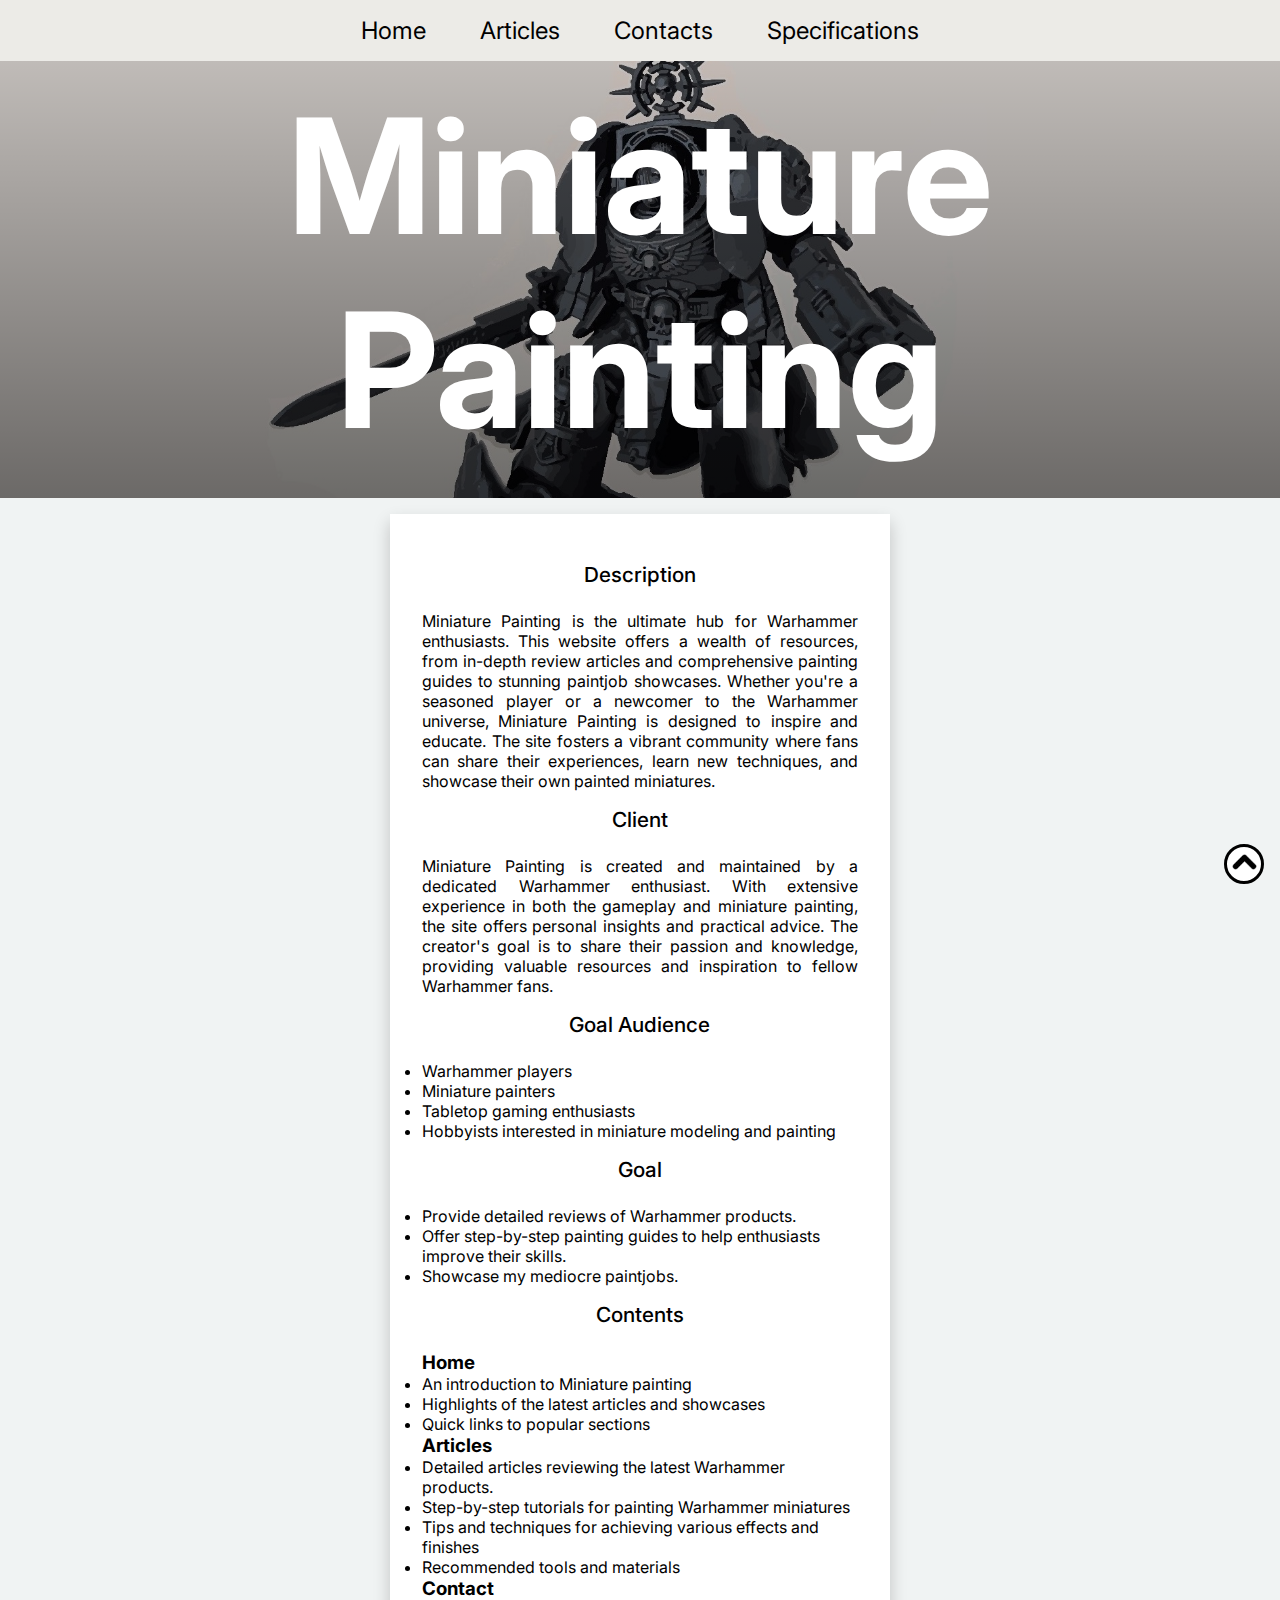
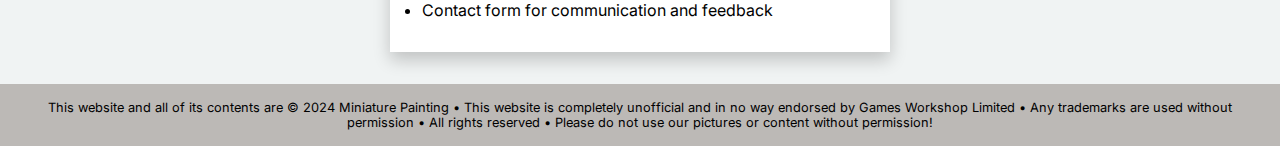
<file: specs.html>
<!DOCTYPE html>
<html lang="en">
  <head>
    <meta charset="UTF-8" />
    <meta name="viewport" content="width=device-width, initial-scale=1.0" />
    <link rel="preconnect" href="https://fonts.googleapis.com" />
    <link rel="preconnect" href="https://fonts.gstatic.com" crossorigin />
    <link
      href="https://fonts.googleapis.com/css2?family=Inter:wght@100..900&family=Inter:wght@200..700&display=swap"
      rel="stylesheet"
    />
    <link rel="stylesheet" href="css/styles.css" />
    <title>Specifications: Miniature Painting</title>
  </head>
  <body>
    <header>
      <div class="burger">
        <input type="checkbox" id="burger-toggle" />
        <label for="burger-toggle" class="burger-label">
          <img class="open" src="images/burger.png" alt="dropdown menu" />
          <img
            class="close"
            src="images/close.png"
            alt="dropdown menu - close"
          />
        </label>
        <div class="burger-content">
          <nav>
            <ul>
              <li><a class="underline" href="index.html">Home</a></li>
              <li><a class="underline" href="articles.html">Articles</a></li>
              <li><a class="underline" href="contacts.html">Contacts</a></li>
              <li><a class="underline" href="specs.html">Specifications</a></li>
            </ul>
          </nav>
        </div>
      </div>

      <section class="hero">
        <div class="hero-inner">
          <h1>Miniature Painting</h1>
        </div>
      </section>
    </header>
    <main>
      <article class="specs">
        <h2>Description</h2>
        <p>
          Miniature Painting is the ultimate hub for Warhammer enthusiasts. This
          website offers a wealth of resources, from in-depth review articles
          and comprehensive painting guides to stunning paintjob showcases.
          Whether you're a seasoned player or a newcomer to the Warhammer
          universe, Miniature Painting is designed to inspire and educate. The site
          fosters a vibrant community where fans can share their experiences,
          learn new techniques, and showcase their own painted miniatures.
        </p>

        <h2>Client</h2>
        <p>
          Miniature Painting is created and maintained by a dedicated Warhammer
          enthusiast. With extensive experience in both the gameplay and
          miniature painting, the site offers personal insights and practical
          advice. The creator's goal is to share their passion and knowledge,
          providing valuable resources and inspiration to fellow Warhammer fans.
        </p>
        <section class="specs-to-left">
            <h2>Goal Audience</h2>
            <ul>
              <li>Warhammer players</li>
              <li>Miniature painters</li>
              <li>Tabletop gaming enthusiasts</li>
              <li>Hobbyists interested in miniature modeling and painting</li>
            </ul>
    
            <h2>Goal</h2>
            <ul>
              <li>Provide detailed reviews of Warhammer products.</li>
              <li>
                Offer step-by-step painting guides to help enthusiasts improve their
                skills.
              </li>
              <li>Showcase my mediocre paintjobs.</li>
            </ul>
    
            <h2>Contents</h2>
    
            <h3>Home</h3>
            <ul>
              <li>An introduction to Miniature painting</li>
              <li>Highlights of the latest articles and showcases</li>
              <li>Quick links to popular sections</li>
            </ul>
    
            <h3>Articles</h3>
            <ul>
              <li>Detailed articles reviewing the latest Warhammer products.</li>
              <li>Step-by-step tutorials for painting Warhammer miniatures</li>
              <li>
                Tips and techniques for achieving various effects and finishes
              </li>
              <li>Recommended tools and materials</li>
            </ul>
        </section>



        <h3>Contact</h3>
        <ul>
          <li>Contact form for communication and feedback</li>
        </ul>
      </article>
    </main>
    <a href="specs.html">
      <div class="scroll-btn">
        <div id="scroll-arrow"></div>
      </div>
      </a>
    <footer>
      <p>
        This website and all of its contents are ©
        <time datetime="2024-01-01">2024</time> Miniature Painting • This
        website is completely unofficial and in no way endorsed by Games
        Workshop Limited • Any trademarks are used without permission • All
        rights reserved • Please do not use our pictures or content without
        permission!
      </p>
    </footer>
  </body>
</html>
</file>
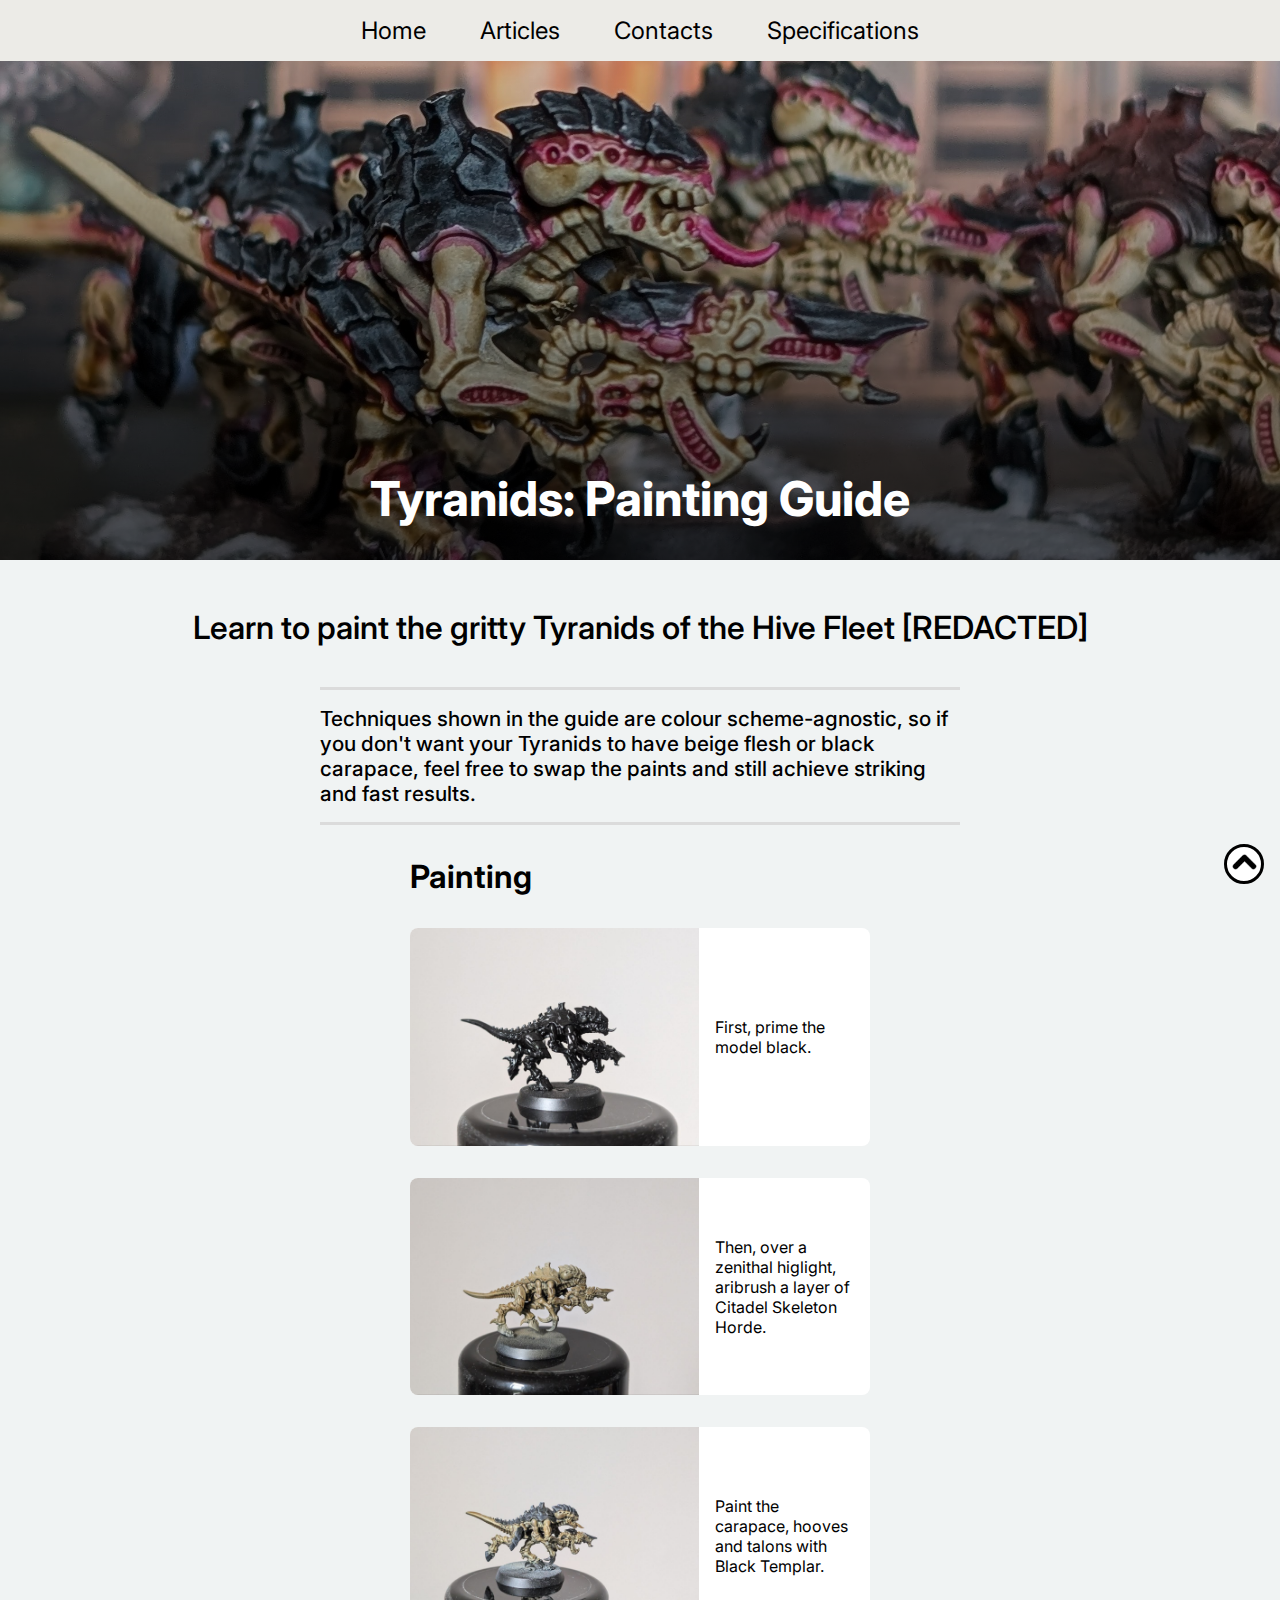
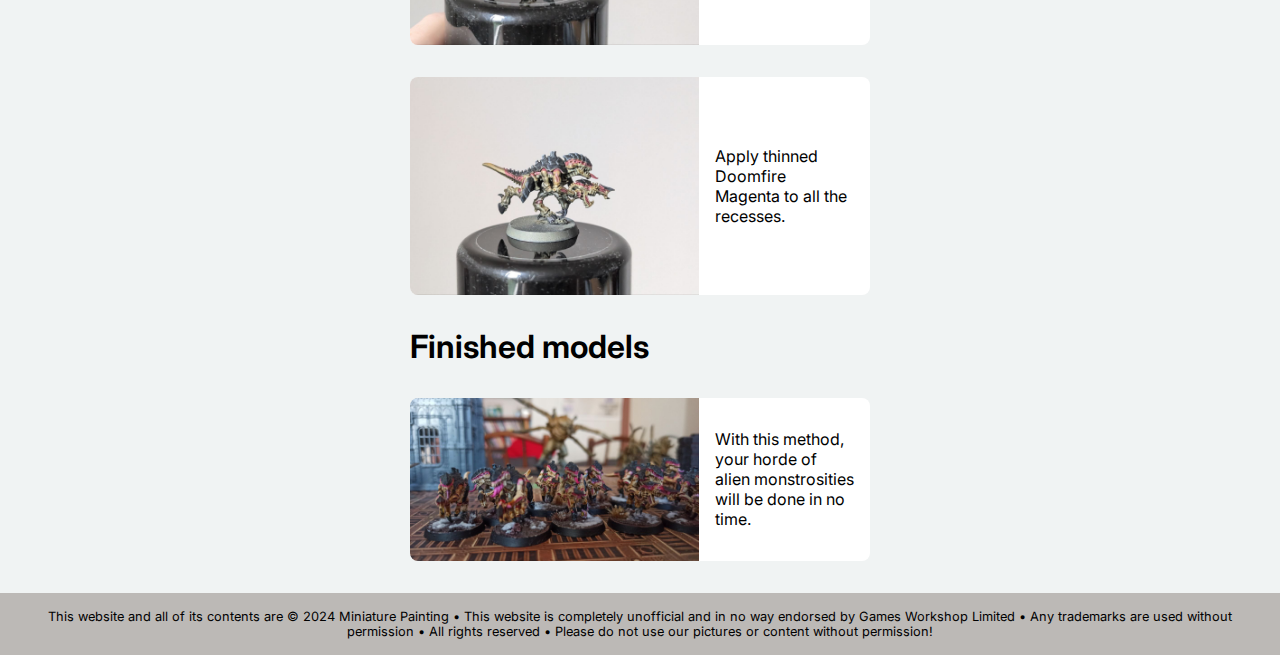
<file: tyranids-painting-guide.html>
<!DOCTYPE html>
<html lang="en">
  <head>
    <meta charset="UTF-8" />
    <meta name="viewport" content="width=device-width, initial-scale=1.0" />
    <link rel="preconnect" href="https://fonts.googleapis.com" />
    <link rel="preconnect" href="https://fonts.gstatic.com" crossorigin />
    <link
      href="https://fonts.googleapis.com/css2?family=Inter:wght@100..900&family=Inter:wght@200..700&display=swap"
      rel="stylesheet"
    />
    <link rel="stylesheet" href="css/styles.css" />
    <title>Miniature Painting: Skaventide Review</title>
  </head>
  <body>
    <header>
      <div class="burger">
        <input type="checkbox" id="burger-toggle" />
        <label for="burger-toggle" class="burger-label">
          <img class="open" src="images/burger.png" alt="dropdown menu" />
          <img
            class="close"
            src="images/close.png"
            alt="dropdown menu - close"
          />
        </label>
        <div class="burger-content">
          <nav>
            <ul>
              <li><a class="underline" href="index.html">Home</a></li>
              <li><a class="underline" href="articles.html">Articles</a></li>
              <li><a class="underline" href="contacts.html">Contacts</a></li>
              <li><a class="underline" href="specs.html">Specifications</a></li>
            </ul>
          </nav>
        </div>
      </div>
    </header>
    <main>
      <div class="image-heading tyr">
        <h1>Tyranids: Painting Guide</h1>
      </div>
      <div class="article-wrapper">
        <article>
          <h2>
            Learn to paint the gritty Tyranids of the Hive Fleet [REDACTED]
          </h2>
          <p class="article-intro">
            Techniques shown in the guide are colour scheme-agnostic, so if you
            don't want your Tyranids to have beige flesh or black carapace, feel
            free to swap the paints and still achieve striking and fast results.
          </p>
          <article class="article-main">
            <p class="part-heading">Painting</p>
            <section class="guide-step">
              <img
                src="images/tyr1.jpg"
                alt="painting guide, step 1"
              />
              <p>First, prime the model black.</p>
            </section>
            <section class="guide-step">
              <img
                src="images/tyr2.jpg"
                alt="painting guide, step 2"
              />
              <p>
                Then, over a zenithal higlight, aribrush a layer of Citadel
                Skeleton Horde.
              </p>
            </section>
            <section class="guide-step">
              <img
                src="images/tyr3.jpg"
                alt="painting guide, step 2"
              />
              <p>Paint the carapace, hooves and talons with Black Templar.</p>
            </section>
            <section class="guide-step">
              <img
                src="images/tyr4.jpg"
                alt="painting guide, step 2"
              />
              <p>Apply thinned Doomfire Magenta to all the recesses.</p>
            </section>
            <p class="part-heading">Finished models</p>
            <section class="guide-step">
              <img src="images/tyr5.jpg" alt="painting guide, done" />
              <p>
                With this method, your horde of alien monstrosities will be done in no time.
              </p>
            </section>
          </article>
        </article>
      </div>
    </main>
    <a href="tyranids-painting-guide.html">
      <div class="scroll-btn">
        <div id="scroll-arrow"></div>
      </div>
    </a>
    <footer>
      <p>
        This website and all of its contents are ©
        <time datetime="2024-01-01">2024</time> Miniature Painting • This
        website is completely unofficial and in no way endorsed by Games
        Workshop Limited • Any trademarks are used without permission • All
        rights reserved • Please do not use our pictures or content without
        permission!
      </p>
    </footer>
  </body>
</html>
</file>
<file: css/styles.css>
* {
  margin: 0;
  padding: 0;
  box-sizing: border-box;
  font-family: "Inter";
}

.hero {
  width: 100%;
  height: 16rem;
  display: flex;
  font-size: 5rem;
  justify-content: center;
  align-items: center;
  text-align: center;
  color: white;
  background-image: linear-gradient(rgba(0, 0, 0, 0.1), rgba(0, 0, 0, 0.5)), url(../images/hero.jpg);
  background-size: cover;
  background-position: center;
  background-repeat: no-repeat;
}

@media screen and (max-width: 900px) {
  .hero {
    font-size: 3rem;
  }
}
@media screen and (max-width: 350px) {
  .hero {
    font-size: 2.5rem;
  }
}
@media screen and (max-width: 270px) {
  .hero {
    font-size: 2rem;
  }
}
body {
  background-color: rgb(240, 243, 243);
}

main {
  margin-bottom: 2rem;
}

footer {
  text-align: center;
  padding: 1rem;
  background-color: rgb(188, 185, 182);
  font-size: 0.8rem;
}

.burger {
  height: 3rem;
  background: rgb(236, 235, 231);
  border-style: none;
  position: relative;
  display: flex;
  justify-content: flex-end;
}
.burger .close {
  display: none;
  width: 2rem;
  margin-top: 0.5rem;
  margin-right: 4vw;
}
.burger input[type=checkbox] {
  display: none;
}
.burger label {
  display: inline-block;
  cursor: pointer;
}
.burger label img {
  width: 3rem;
  margin-right: 2vw;
}
.burger input[type=checkbox]:checked + .burger-label .open {
  display: none;
}
.burger input[type=checkbox]:checked + .burger-label .close {
  display: block;
}
.burger .burger-content {
  display: none;
  position: absolute;
  background-color: rgb(236, 235, 231);
  list-style: none;
  padding: 2rem;
  border-radius: 0.5rem;
  box-shadow: 0px 8px 16px 0px rgba(0, 0, 0, 0.2);
  z-index: 1;
  font-size: 1.5rem;
}
.burger .burger-content li {
  list-style-type: none;
}
.burger .burger-content li a {
  display: block;
  margin-bottom: 1rem;
  text-decoration: none;
  text-align: center;
}
.burger .burger-content li a:last-child {
  margin-bottom: 0;
}
.burger input[type=checkbox]:checked ~ .burger-content {
  display: flex;
  flex-direction: column;
  justify-content: center;
  position: absolute;
  left: 2rem;
  right: 2rem;
  top: 3rem;
  box-shadow: 0px 8px 16px 0px rgba(0, 0, 0, 0.2);
}
.burger input[type=checkbox]:checked ~ .burger-content li {
  justify-content: center;
  align-items: center;
}
.burger input[type=checkbox]:checked ~ .burger-content li a {
  color: black;
  border-bottom-style: solid;
  border-width: 0.05rem;
}

@media screen and (min-width: 900px) {
  .hero {
    margin-top: 3rem;
    height: 50vh;
  }
  .burger {
    position: fixed !important;
    width: 100%;
    top: 0px !important;
  }
  .burger-content {
    align-items: center;
    display: flex !important;
    padding: 1rem !important;
    border-radius: 0 !important;
    box-shadow: none !important;
    left: 0 !important;
    width: 100%;
    justify-content: center;
  }
  .burger-content ul {
    margin: 0;
    padding: 0;
  }
  .burger-content li {
    display: inline;
    margin: 0 !important;
  }
  .burger-content li a {
    display: inline !important;
    margin-bottom: 0 !important;
    padding: 0.5rem !important;
    border-width: 0.15rem;
    color: inherit !important;
    margin: 1rem;
  }
  .burger-content li a:hover {
    border-bottom-style: solid !important;
    border-color: #000000 !important;
  }
}
.articles {
  display: flex;
  flex-direction: column;
  margin-top: 1rem;
}
.articles .article-title {
  font-weight: 650;
  font-size: 1.5rem;
}
.articles .article-desc {
  color: #3a3a3a;
}
.articles a {
  text-decoration: none;
  color: black;
}
.articles .top {
  width: 97%;
  align-self: center;
  margin-bottom: 1rem;
}
.articles .top p {
  margin-left: 1rem;
}
.articles .top img {
  width: 100%;
  display: block;
}
.articles .bottom-container {
  display: flex;
  width: 95%;
  justify-content: center;
  align-self: center;
  padding-bottom: 2rem;
  border-bottom-style: solid;
  border-width: 0.1rem;
  border-color: #a1a1a1;
}
.articles .bottom-container .bottom {
  flex: 1;
  margin: 0.4rem;
}
.articles .bottom-container .bottom img {
  width: 100%;
  display: block;
}

@media screen and (min-width: 900px) {
  .articles {
    flex-direction: row !important;
    width: 80vw;
    max-width: 1200px;
    margin: 0 auto !important;
    gap: 1rem;
    padding-top: 2rem;
    padding-bottom: 2rem;
    border-bottom-style: solid;
    border-width: 0.2rem;
    border-color: rgb(219, 219, 219);
  }
  .articles .top {
    align-self: flex-start;
  }
  .articles .top .article-title {
    font-weight: 650;
    font-size: 2.5rem;
    margin-left: 0;
  }
  .articles .top p {
    margin-left: 0rem;
    font-size: 1.1rem;
  }
  .articles .bottom-container {
    flex-direction: column !important;
    width: 40%;
    border-style: none;
  }
  .articles .bottom-container .bottom {
    margin: 0 auto !important;
    padding-bottom: 1rem;
  }
}
.article-wrapper {
  background-color: rgb(240, 243, 243);
  width: 100%;
  margin-top: 1rem;
}
.article-wrapper .article-main .grid-container {
  margin-left: 0.5rem;
  margin-right: 0.5rem;
  display: grid;
  grid-template-columns: 1fr;
  grid-template-rows: auto auto auto;
  gap: 0.5rem;
  row-gap: 1rem;
  margin-top: 1rem;
}
.article-wrapper .article-main .grid-container img {
  width: 100%;
}
.article-wrapper .article-main .item1 {
  grid-area: 1/1/1/1;
}
.article-wrapper .article-main .item2 {
  grid-area: 2/1/2/1;
}
.article-wrapper .article-main .item3 {
  grid-area: 3/1/3/1;
}
.article-wrapper .article-main ul {
  margin-left: 3rem;
  margin-bottom: 1rem;
  margin-top: 1rem;
}
.article-wrapper .article-main figure {
  margin-top: 0.5rem;
  text-align: center;
  color: #3a3a3a;
}
.article-wrapper .article-main figure img {
  width: 95%;
}
@media screen and (min-width: 900px) {
  .article-wrapper {
    width: 100%;
    margin: 0 auto;
    max-width: 1200px;
    margin-top: 3rem;
  }
  .article-wrapper .article-intro {
    width: 40rem !important;
  }
  .article-wrapper h2 {
    text-align: center;
    margin-bottom: 2rem !important;
    font-size: 2rem !important;
  }
  .article-wrapper .article-main {
    width: 40vw;
    max-width: 700px;
    margin: 0 auto;
  }
  .article-wrapper .article-main .grid-container {
    margin: 0;
    display: grid;
    grid-template-columns: 1fr 1fr;
    grid-template-rows: auto auto;
  }
  .article-wrapper .article-main .item1 {
    grid-area: 1/1/2/2;
  }
  .article-wrapper .article-main .item2 {
    grid-area: 1/2/2/3;
  }
  .article-wrapper .article-main .item3 {
    grid-area: 2/1/3/3;
  }
  .article-wrapper .article-main figure img {
    width: 100%;
  }
}
.article-wrapper h2 {
  font-size: 1.5rem;
  width: 90%;
  margin: 0 auto;
  font-weight: 550;
}
.article-wrapper .article-intro {
  font-size: 1.3rem;
  font-weight: 500;
  width: 90%;
  margin: 0 auto;
  margin-top: 1rem;
  margin-bottom: 1rem;
  border-bottom-style: solid;
  border-top-style: solid;
  border-width: 0.2rem;
  border-color: rgb(219, 219, 219);
  padding-bottom: 1rem;
  padding-top: 1rem;
}
.article-wrapper .part-heading {
  font-size: 2rem;
  font-weight: 650;
  padding-top: 1rem;
}
.article-wrapper .guide-step {
  width: 90%;
  margin: 0 auto;
  display: flex;
  flex-direction: column;
  margin-bottom: 1rem;
  margin-top: 2rem;
  background-color: rgb(255, 255, 255);
  border-radius: 0.5rem;
  padding-bottom: 1rem;
}
.article-wrapper .guide-step img {
  border-bottom-left-radius: 0;
  border-bottom-right-radius: 0;
}
.article-wrapper .guide-step:last-child {
  border-width: 0.2rem;
  margin-bottom: 2rem;
}
@media screen and (min-width: 768px) {
  .article-wrapper .guide-step {
    flex-direction: row;
    align-items: center;
    padding-bottom: 0;
    padding-right: 1rem;
  }
  .article-wrapper .guide-step p {
    margin: 0 auto;
    margin-left: 1rem;
  }
  .article-wrapper .guide-step img {
    height: 65%;
    width: 65%;
    border-radius: 0;
    border-top-left-radius: 0.5rem;
    border-bottom-left-radius: 0.5rem;
  }
}
.article-wrapper img {
  border-radius: 0.5rem;
}
.article-wrapper p {
  width: 90%;
  margin: 0 auto;
  margin-top: 1rem;
  font-size: 1rem;
}

.image-heading {
  width: 100%;
  height: 35rem;
  display: flex;
  justify-content: center;
  align-items: end;
  background-position: center;
  color: white;
  background-size: cover;
  background-repeat: no-repeat;
  background-attachment: fixed;
  background-position: 50% 90%;
}
.image-heading h1 {
  margin-bottom: 2rem;
  font-size: 3rem;
  text-align: center;
  font-weight: 750;
}

.skaventide {
  background-image: linear-gradient(rgba(0, 0, 0, 0.1), rgb(0, 0, 0)), url(../images/skavenhero2.jpg);
}

.bt {
  background-image: linear-gradient(rgba(0, 0, 0, 0.1), rgb(0, 0, 0)), url(../images/black.jpg);
}

.tyr {
  background-image: linear-gradient(rgba(0, 0, 0, 0.1), rgb(0, 0, 0)), url(../images/tyrbanner.jpg);
}

.h2-home h2 {
  margin-top: 2rem;
  font-size: 2rem;
}

.gallery-wrapper {
  margin: 0 auto;
  margin-top: 2rem;
  width: 95%;
  display: flex;
  flex-direction: column;
}
.gallery-wrapper .gallery-item {
  display: flex;
  flex-direction: column;
  margin-bottom: 2rem;
  padding-bottom: 1rem;
  background-color: rgb(255, 255, 255);
  box-shadow: 0px 8px 16px 0px rgba(0, 0, 0, 0.2);
}
.gallery-wrapper .gallery-item p {
  font-size: 1.2rem;
  margin-left: 1rem;
}
.gallery-wrapper .gallery-item img {
  margin-bottom: 1rem;
}

fieldset {
  border: none;
}

.contact {
  display: none !important;
}

.page-contact {
  margin: 0 auto !important;
}
@media screen and (min-width: 900px) {
  .page-contact {
    margin-bottom: 2rem !important;
    margin-top: 2rem !important;
  }
}

.page-contact,
.contact {
  box-shadow: 0px 8px 16px 0px rgba(0, 0, 0, 0.2);
  background-color: white;
  padding-top: 1rem;
  padding-bottom: 0.5rem;
  max-width: 400px;
  margin-left: 3rem;
  margin-bottom: auto;
  padding-left: 2.5rem;
  padding-right: 2.5rem;
}
.page-contact form,
.contact form {
  width: 100%;
  font-weight: 600;
}
.page-contact form .string-input,
.contact form .string-input {
  width: 100%;
  margin-right: 1rem;
}
.page-contact form textarea,
.contact form textarea {
  resize: none;
  width: 100%;
  margin-right: 1rem;
  height: 4rem;
}
.page-contact form input,
.contact form input {
  margin-bottom: 0.5rem;
}
.page-contact .button,
.contact .button {
  width: 100%;
  margin-top: 0.5rem;
  padding-top: 1rem;
  padding-bottom: 1rem;
  border: none;
  background-color: white;
  border-style: solid;
  border-width: 0.07rem;
  border-color: rgb(0, 0, 0);
  text-align: center;
  font-weight: 550;
  font-size: 1.2rem;
}
.page-contact .button:hover,
.contact .button:hover {
  background-color: rgb(240, 243, 243);
  cursor: pointer;
}
.page-contact p,
.contact p {
  border-top-style: solid;
  border-width: 0.2rem;
  border-color: rgb(219, 219, 219);
  margin-bottom: 0.5rem;
  padding-top: 0.5rem;
}

@media screen and (min-width: 900px) {
  .contact {
    position: sticky !important;
    top: 5rem;
  }
  .contact,
  .page-contact {
    display: flex !important;
    flex-direction: column;
  }
  .gallery-wrapper {
    max-width: 1200px;
    display: flex;
    flex-direction: row;
  }
  .gallery-wrapper .gallery-item {
    border-radius: 0;
  }
  .gallery-wrapper .gallery-item img {
    border-radius: 0;
    width: 100%;
  }
}
.article-page-wrapper {
  width: 60%;
  margin: auto;
  margin-top: 1rem;
}
.article-page-wrapper h2 {
  border-bottom-style: solid;
  border-color: rgb(219, 219, 219);
}
@media screen and (max-width: 900px) {
  .article-page-wrapper {
    width: 95%;
    margin: 0 auto;
  }
}
.article-page-wrapper .articles-container {
  display: flex;
  flex-direction: row;
  justify-content: center;
  gap: 1rem;
}
@media screen and (max-width: 900px) {
  .article-page-wrapper .articles-container {
    flex-direction: column;
    margin: 0 auto;
  }
}
.article-page-wrapper .one {
  background-image: linear-gradient(rgba(0, 0, 0, 0.1), rgba(0, 0, 0, 0.5)), url(../images/skaventide2.jpg);
}
.article-page-wrapper .one:hover {
  background-image: linear-gradient(rgba(0, 0, 0, 0.1), rgba(0, 0, 0, 0.6)), url(../images/skaventide2.jpg);
}
.article-page-wrapper .two {
  background-image: linear-gradient(rgba(0, 0, 0, 0.1), rgba(0, 0, 0, 0.5)), url(../images/black.jpg);
}
.article-page-wrapper .two:hover {
  background-image: linear-gradient(rgba(0, 0, 0, 0.1), rgba(0, 0, 0, 0.6)), url(../images/black.jpg);
}
.article-page-wrapper .three {
  background-image: linear-gradient(rgba(0, 0, 0, 0.1), rgba(0, 0, 0, 0.5)), url(../images/tyr5.jpg);
}
.article-page-wrapper .three:hover {
  background-image: linear-gradient(rgba(0, 0, 0, 0.1), rgba(0, 0, 0, 0.6)), url(../images/tyr5.jpg);
}
.article-page-wrapper section {
  box-shadow: 0px 8px 16px 0px rgba(0, 0, 0, 0.2);
  width: 17rem;
  padding-top: 16rem;
  padding-bottom: 2rem;
  background-position: center;
  background-size: cover;
  padding-left: 0.5rem;
  padding-right: 0.5rem;
  font-size: 1.4rem;
  font-weight: 700;
  text-align: center;
}
@media screen and (max-width: 900px) {
  .article-page-wrapper section {
    width: 100%;
  }
}
.article-page-wrapper section a {
  text-decoration: none;
  color: rgb(255, 255, 255);
}
.article-page-wrapper section a:hover {
  color: rgb(219, 219, 219);
}

h2 {
  margin: auto;
  margin-top: 1rem;
  text-align: center;
  margin-bottom: 1rem;
  padding-bottom: 0.5rem;
  width: 90%;
  font-size: 1.3rem;
  font-weight: 500;
}

.specs {
  margin: auto;
  background-color: white;
  padding: 2rem;
  text-align: justify;
  box-shadow: 0px 8px 16px 0px rgba(0, 0, 0, 0.2);
}
.specs .specs-to-left {
  text-align: left;
}
@media screen and (min-width: 600px) {
  .specs {
    width: 60vw;
    max-width: 500px;
    margin-top: 1rem;
  }
}

.scroll-btn {
  position: fixed;
  right: 1rem;
  bottom: 1rem;
  width: 2.5rem;
  height: 2.5rem;
  background: rgb(255, 255, 255);
  border-radius: 50%;
  z-index: 9;
  display: flex;
  align-items: center;
  justify-content: center;
  border-style: solid;
  border-color: rgb(0, 0, 0);
}
.scroll-btn:hover {
  background-color: black;
  border: none;
}

#scroll-arrow {
  background-image: url(../images/arrow.png);
  background-position: center;
  background-size: 100%;
  color: white;
  z-index: 10;
  font-weight: 800;
  font-size: 2rem;
  padding: 1rem;
}
#scroll-arrow:hover {
  color: black;
  background-image: url(../images/arrow-hover.png);
}/*# sourceMappingURL=styles.css.map */
</file>
